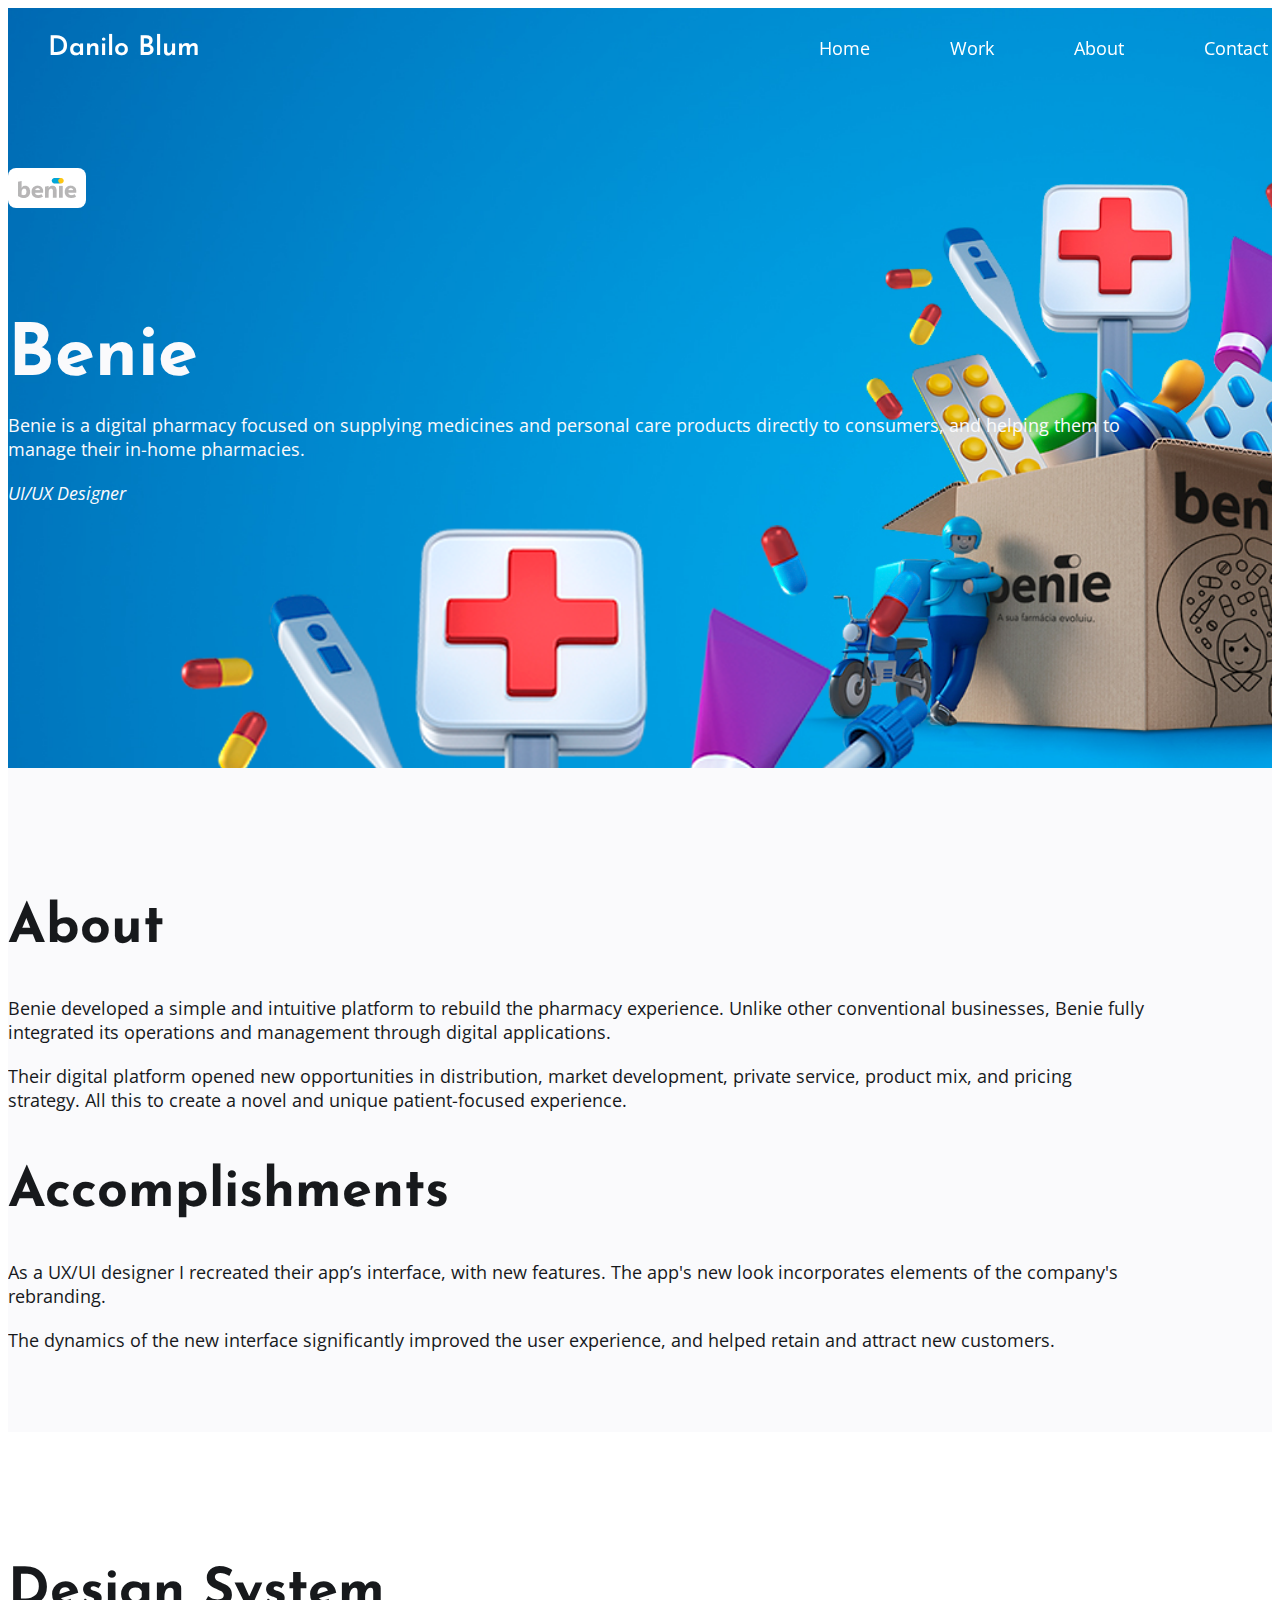
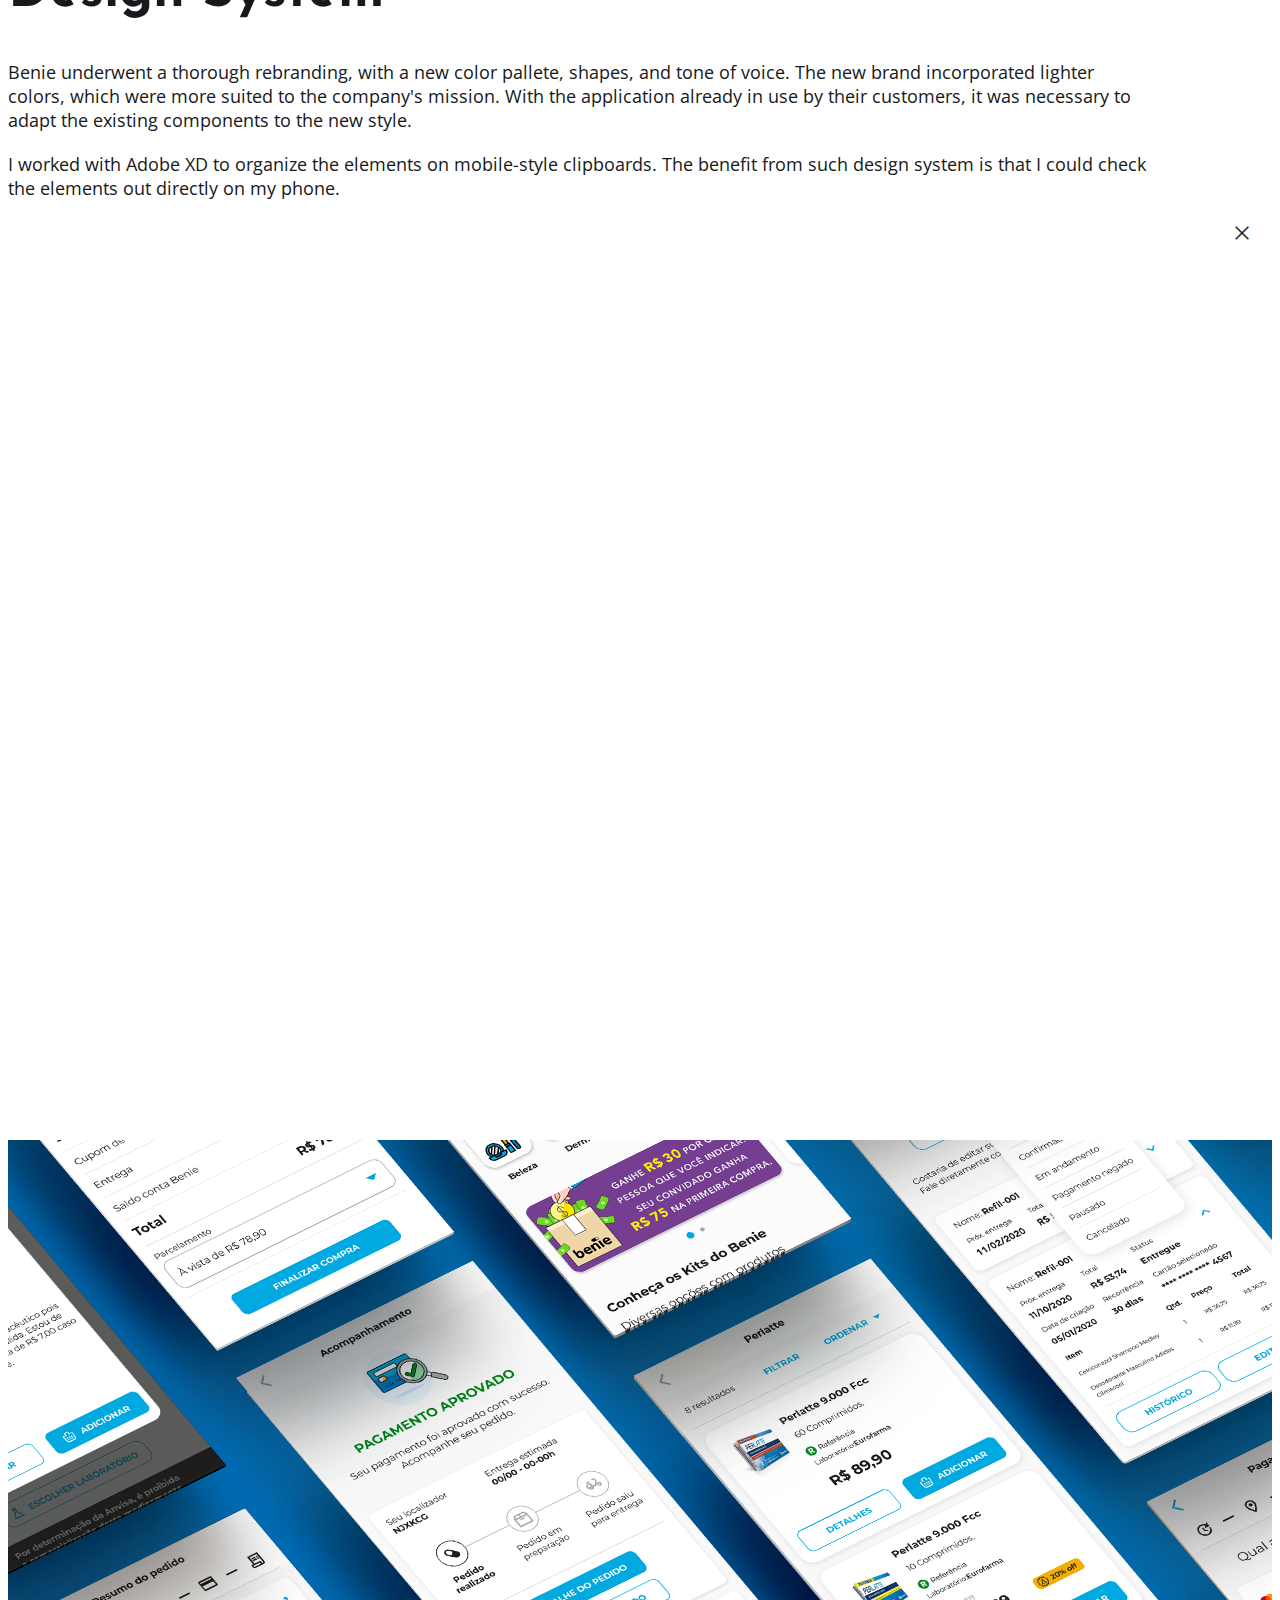
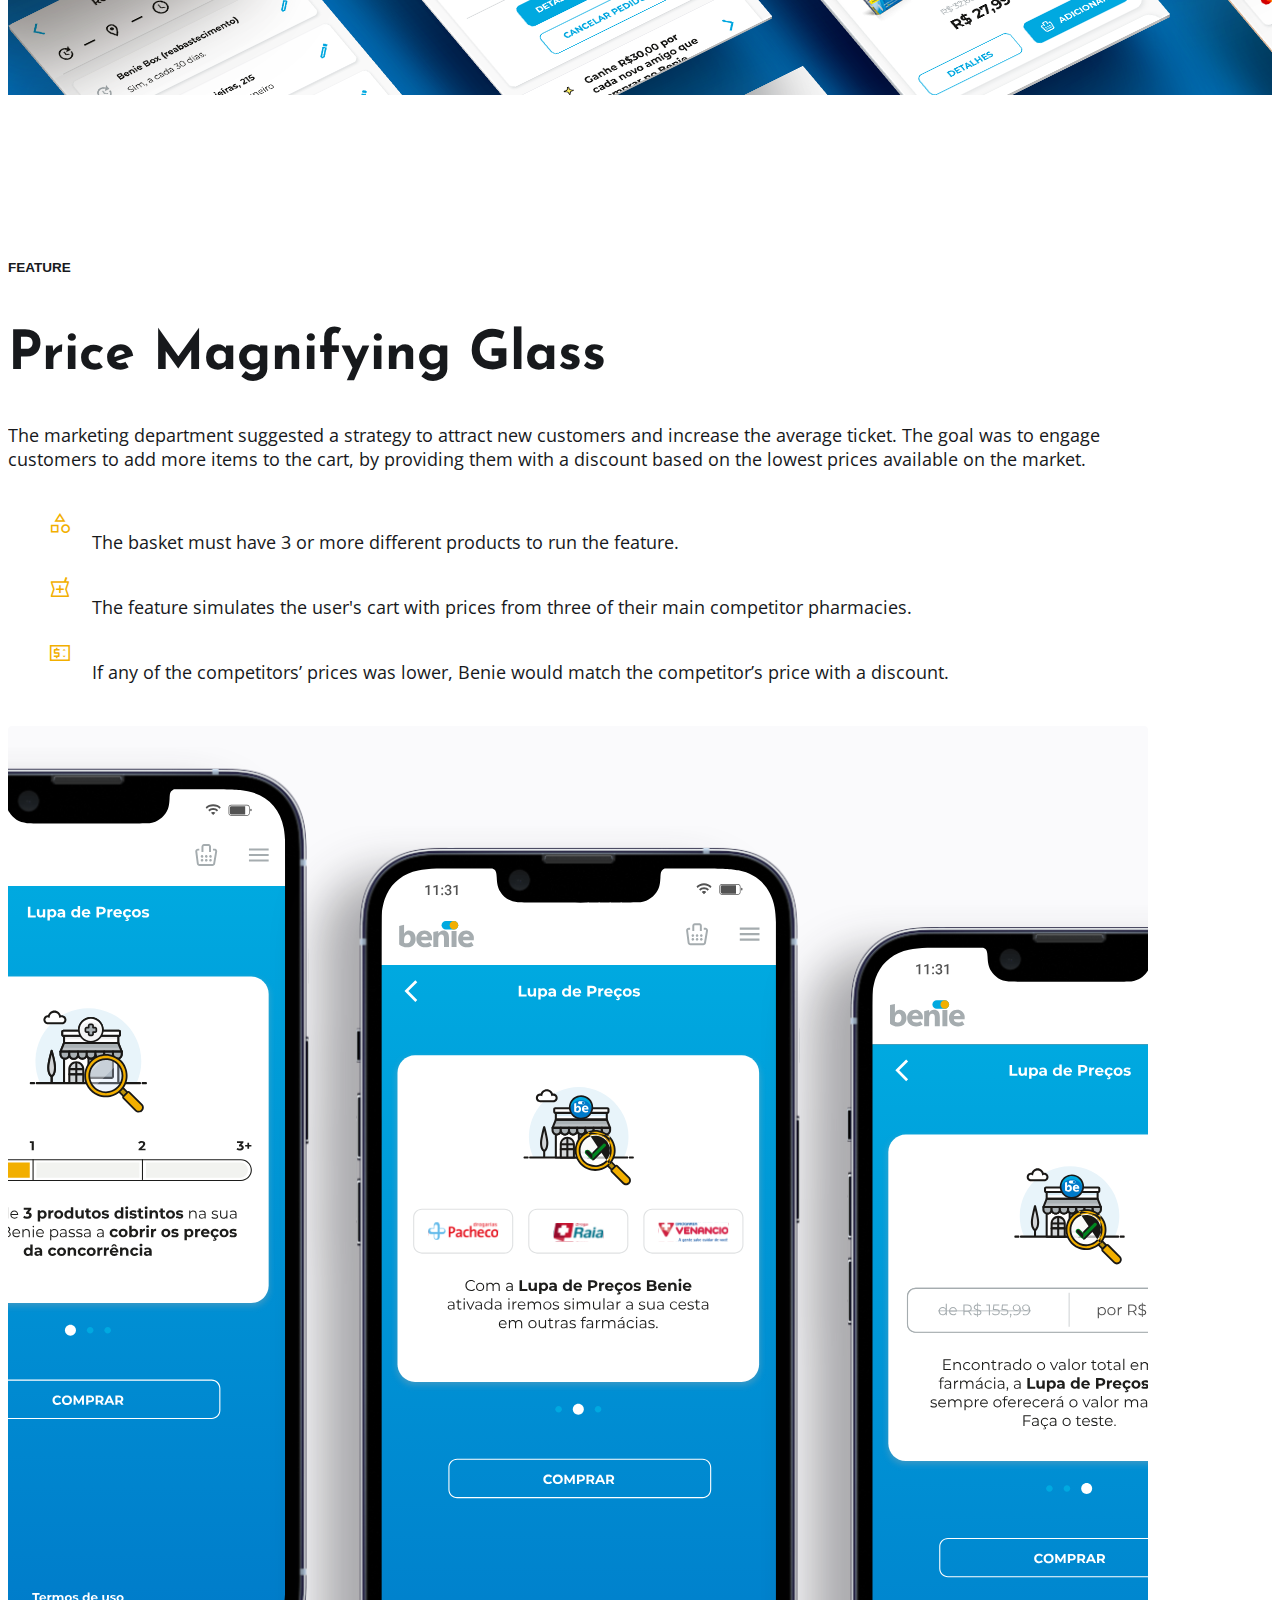
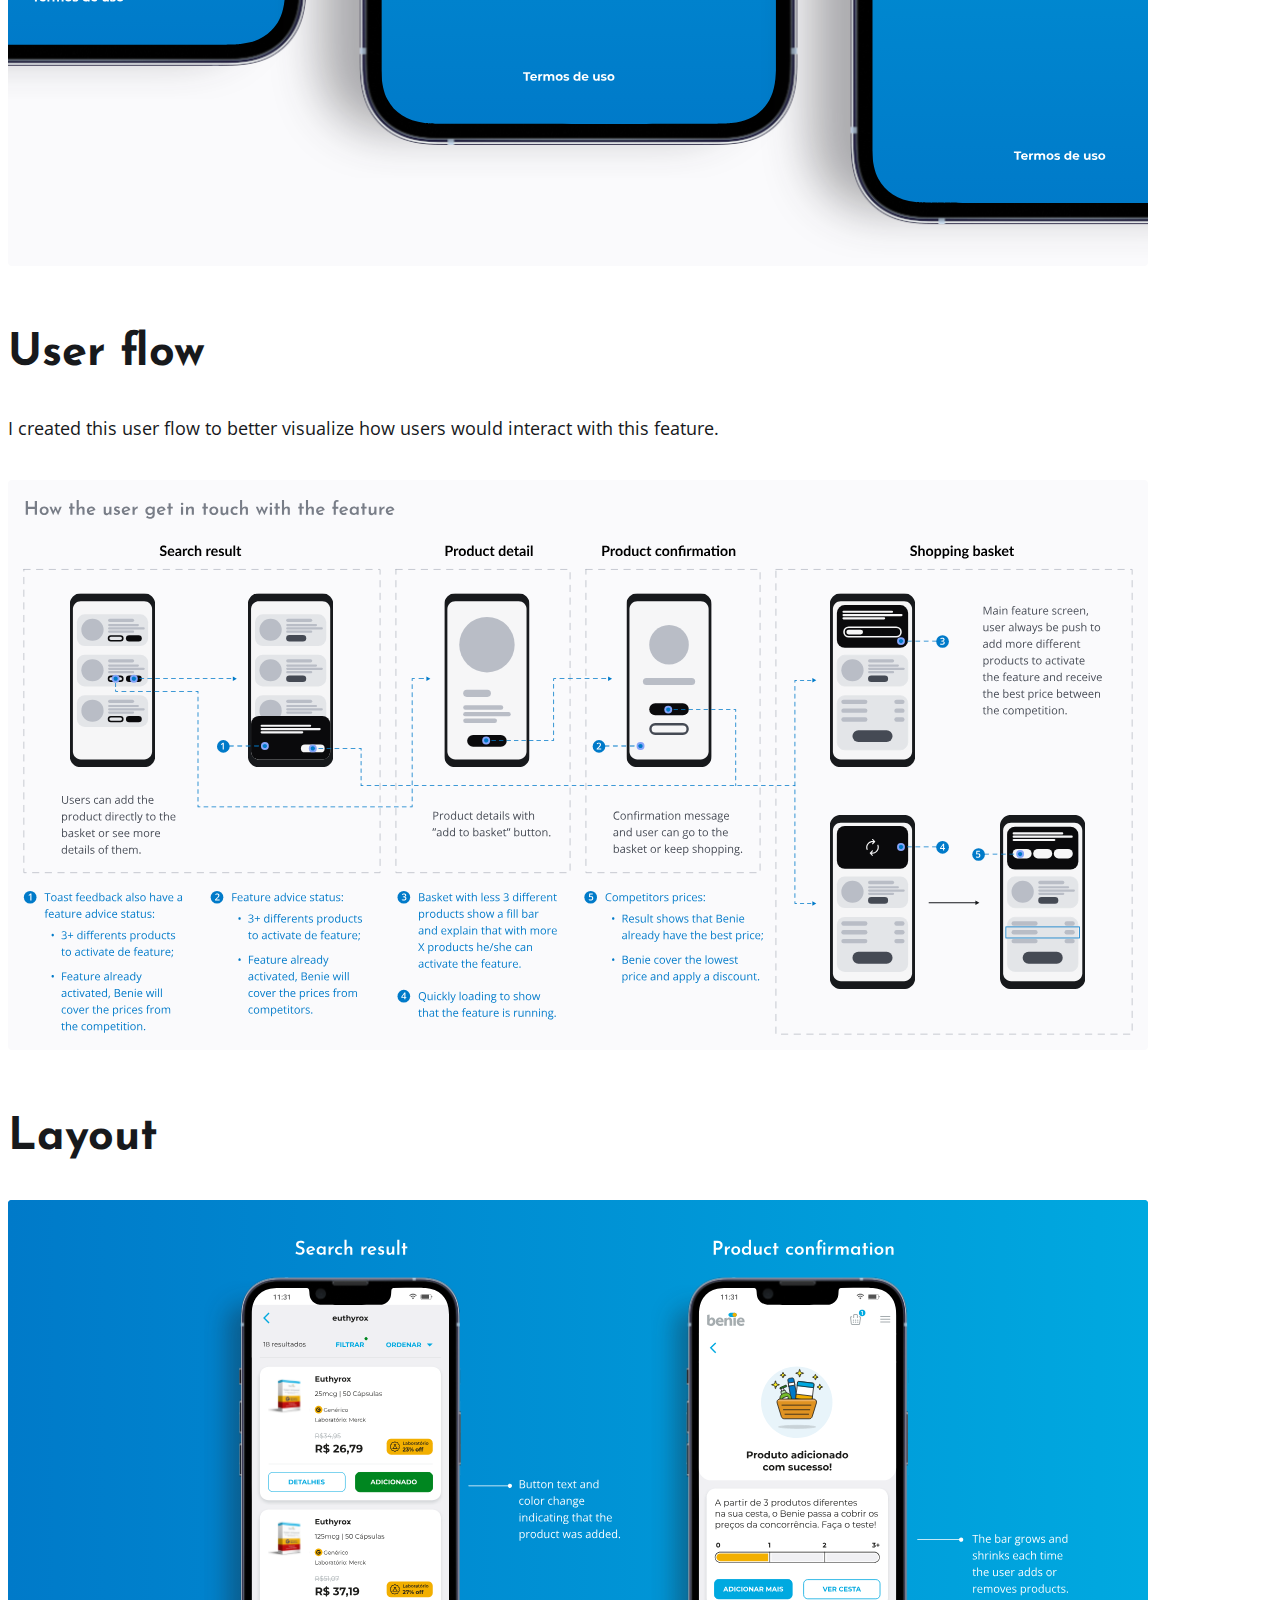
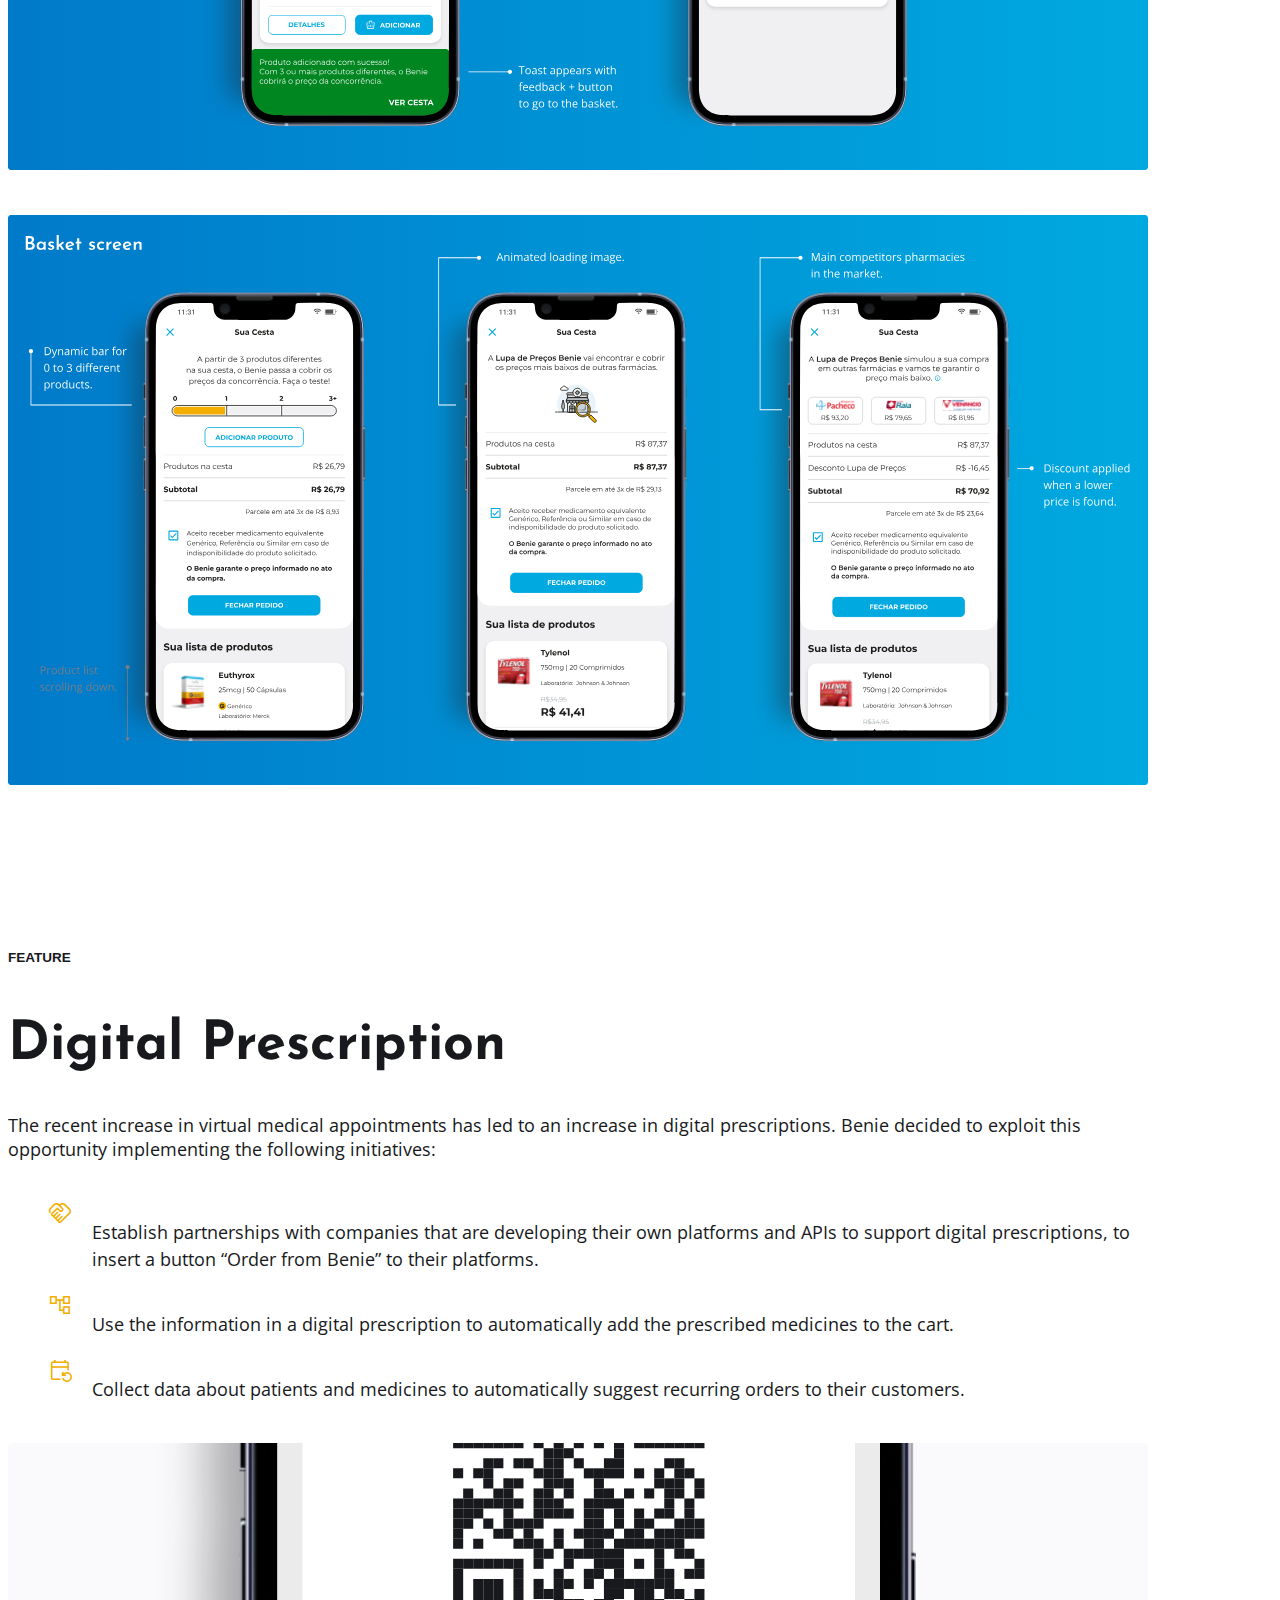
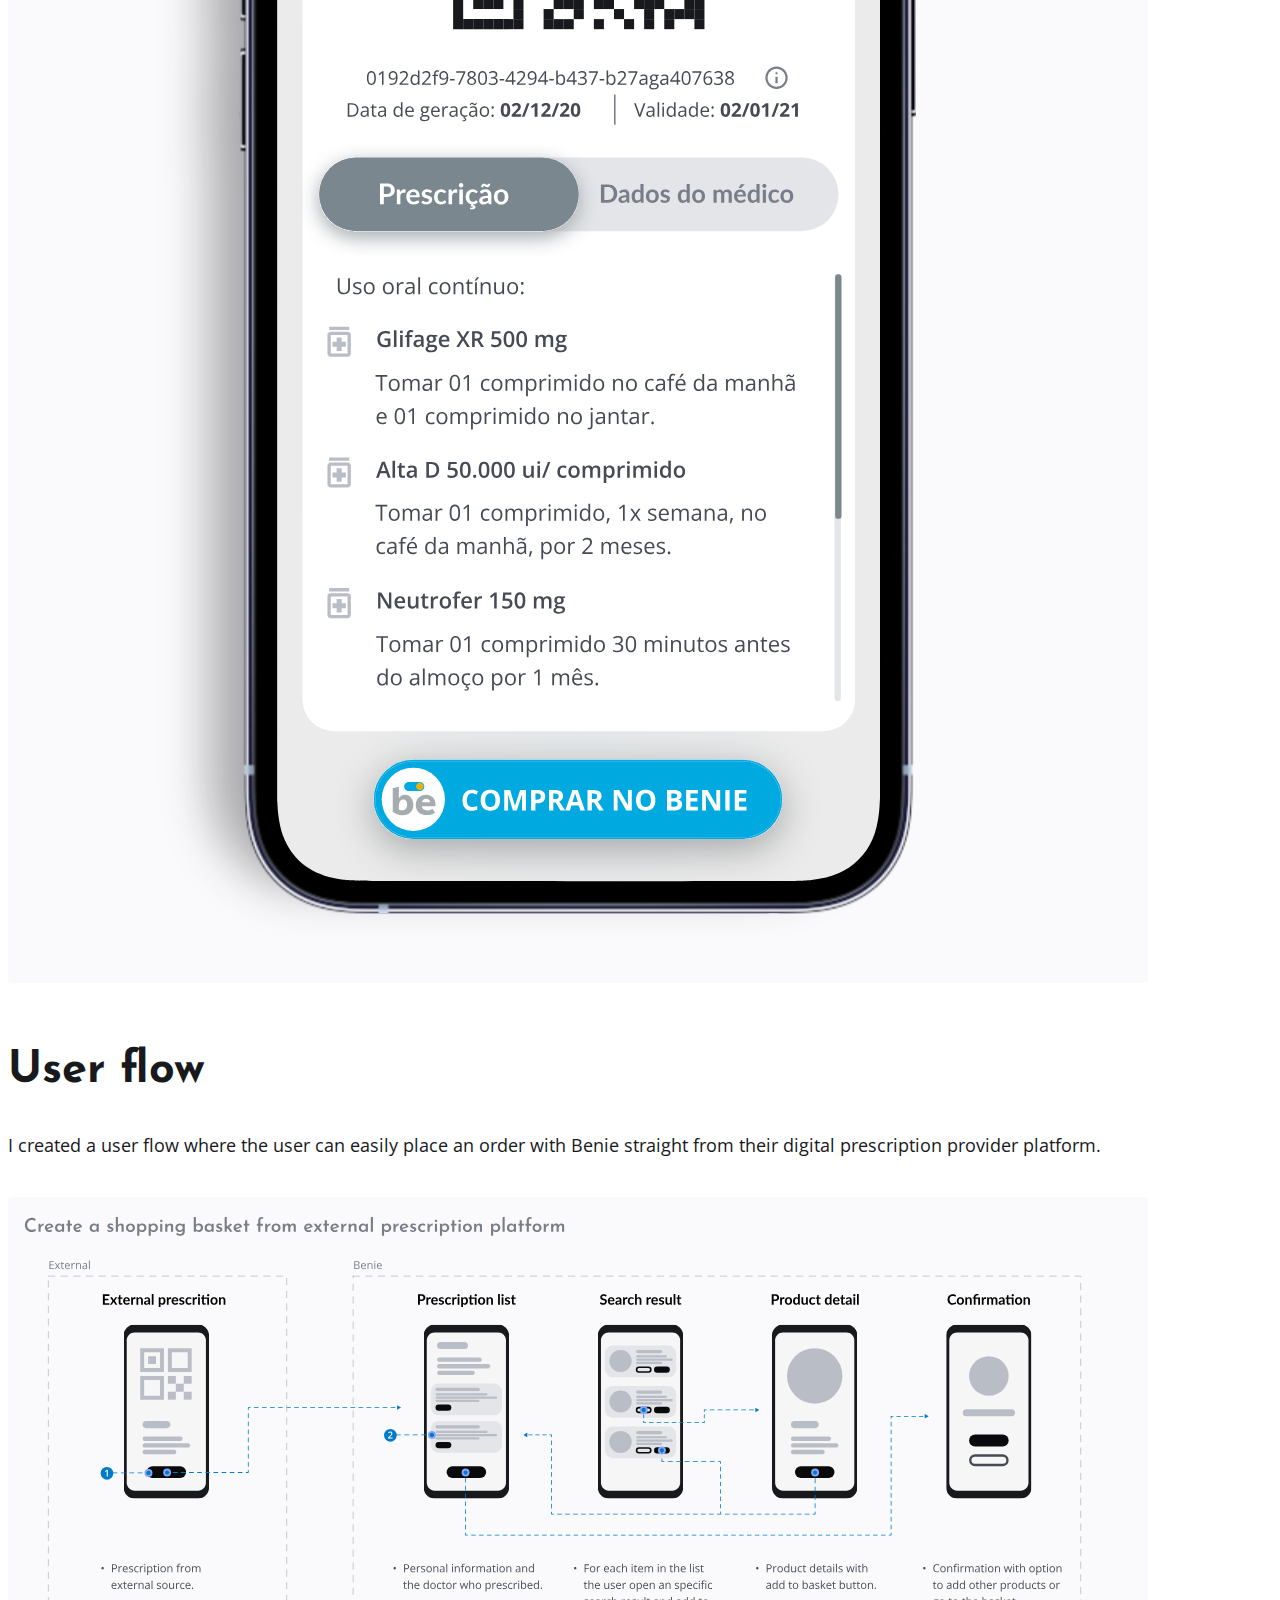
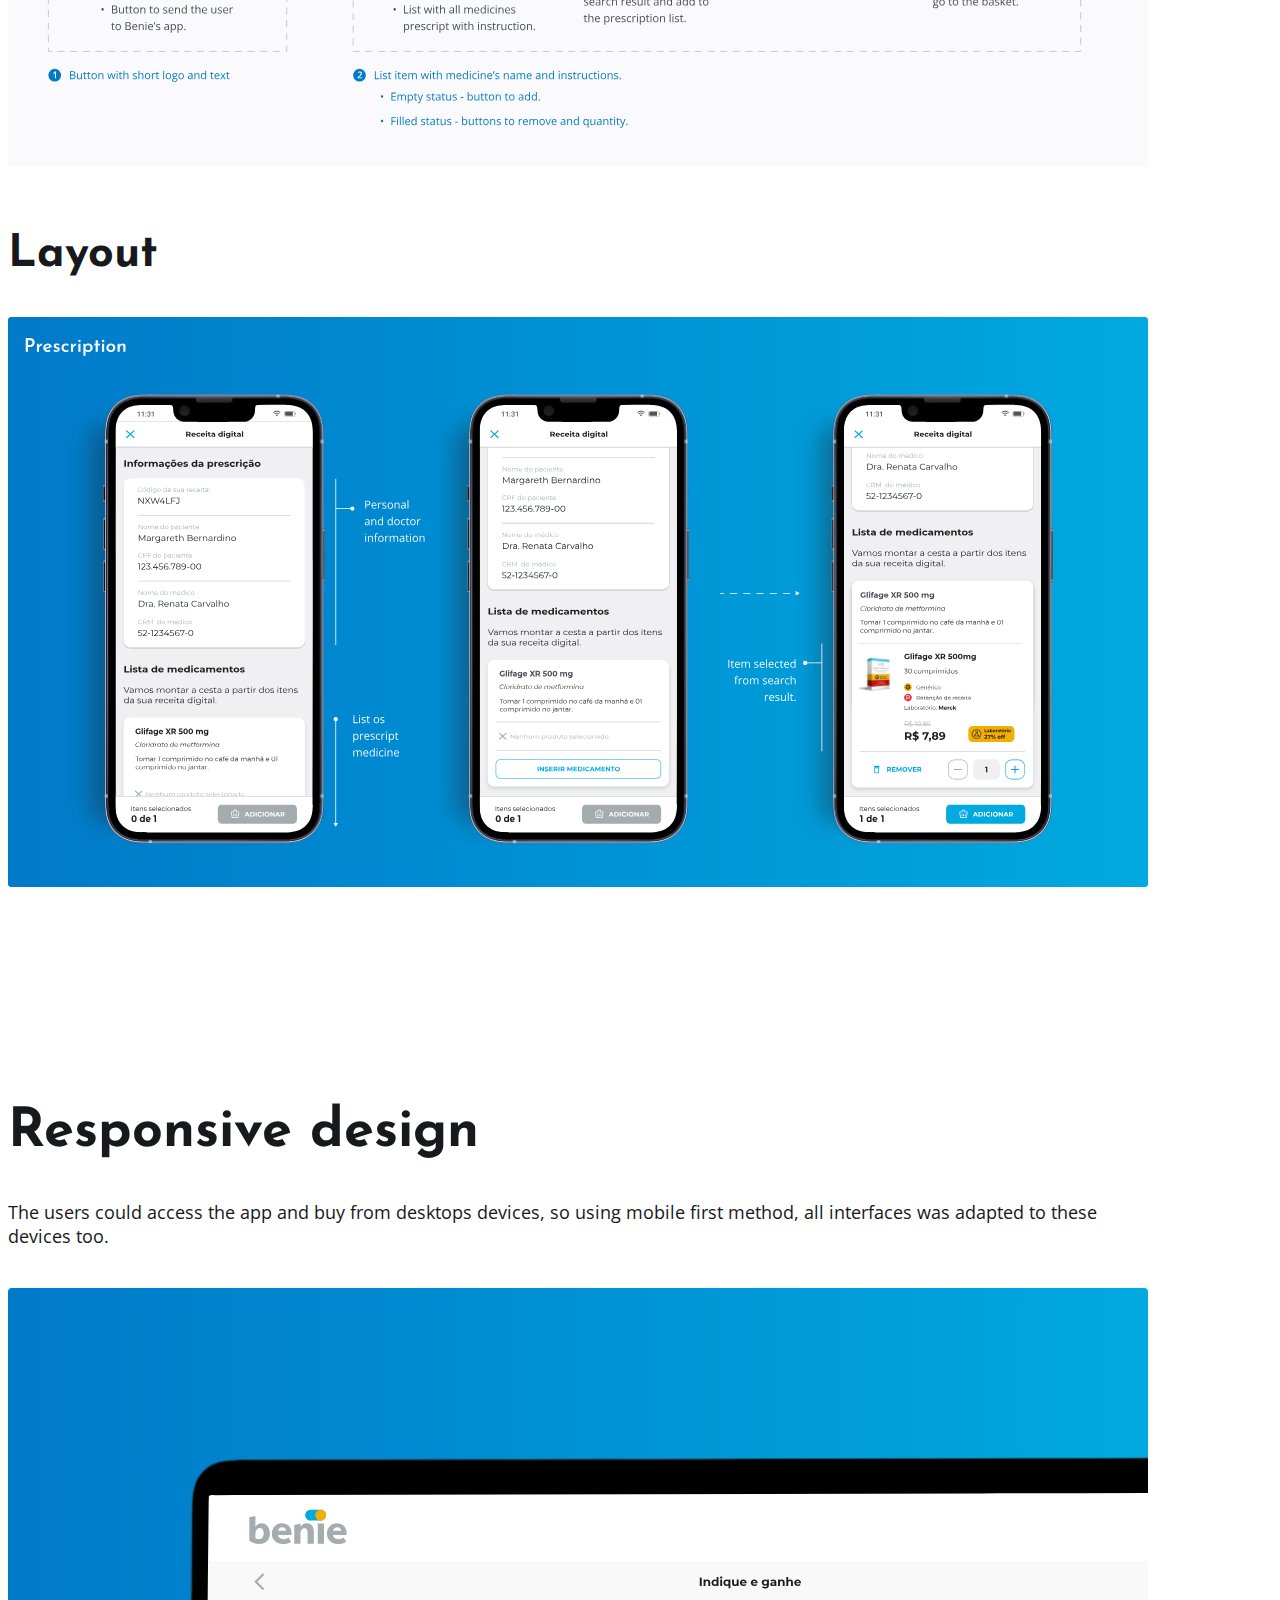
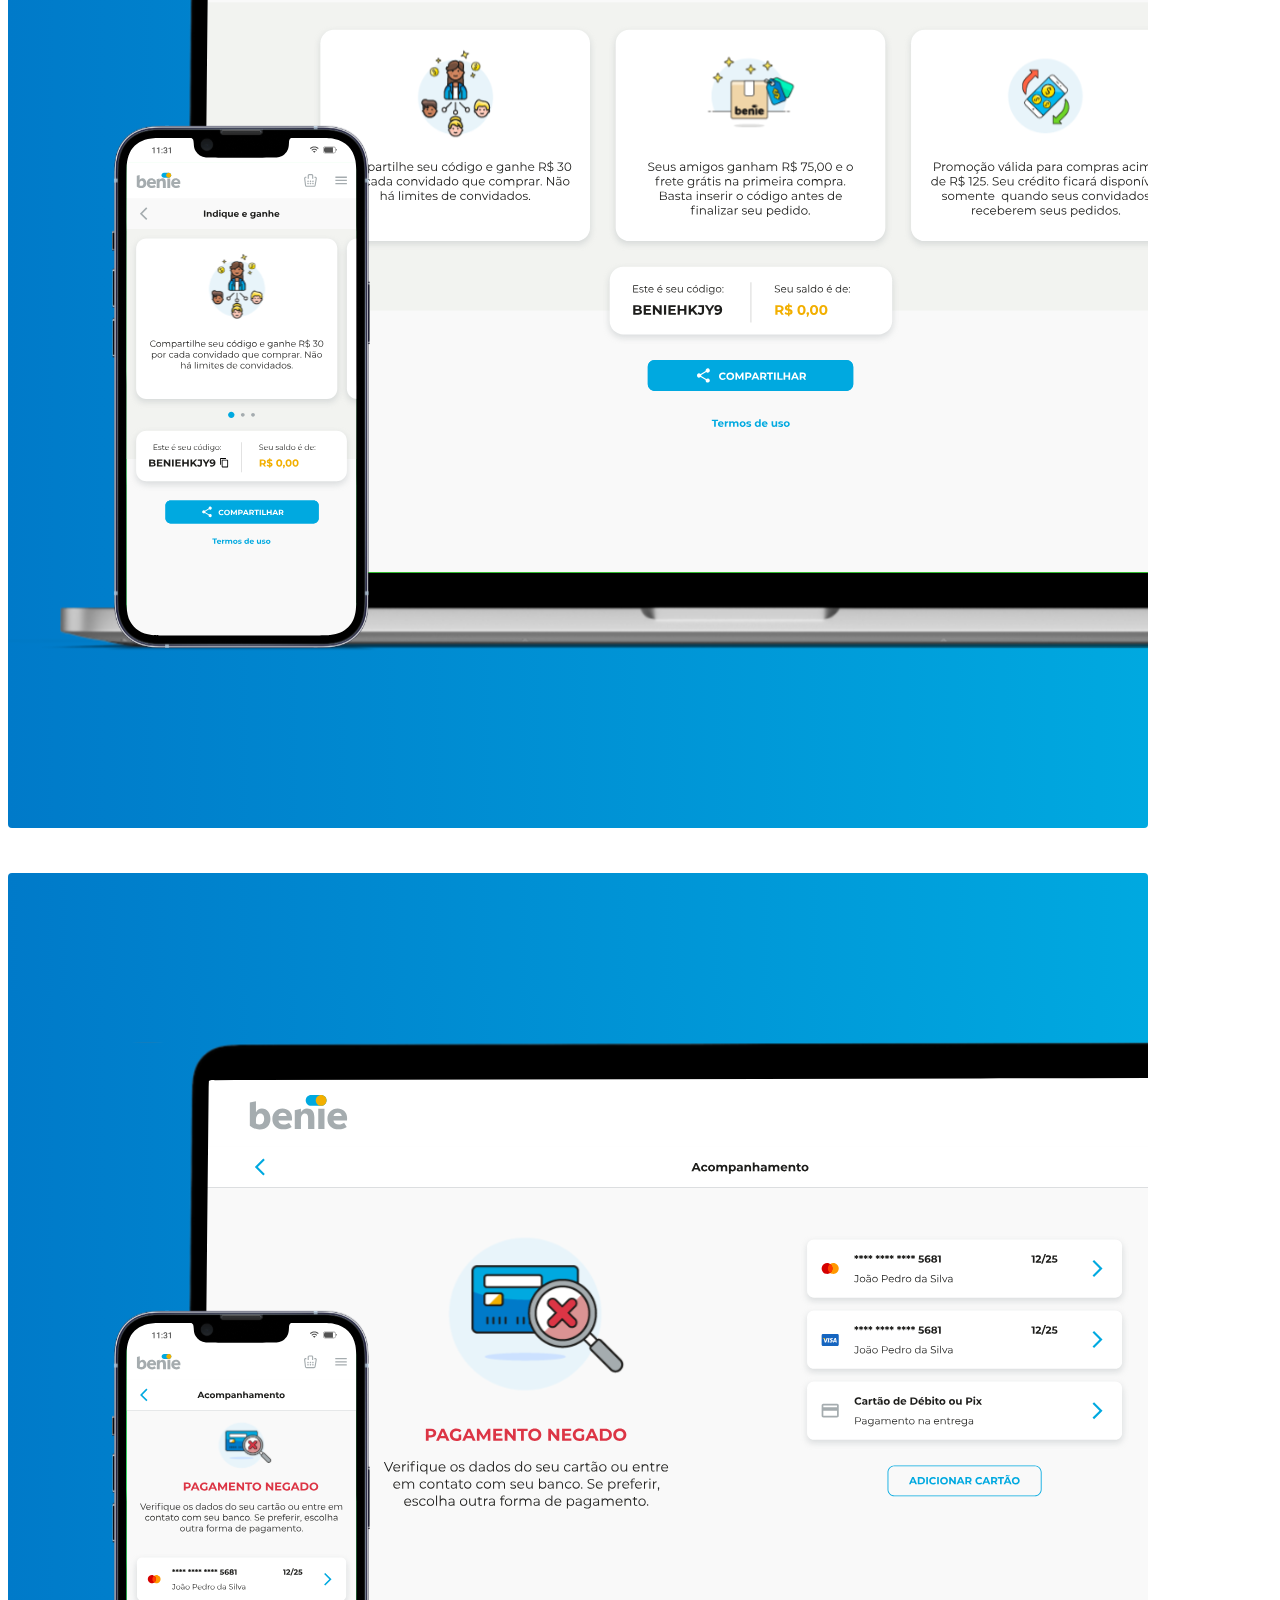
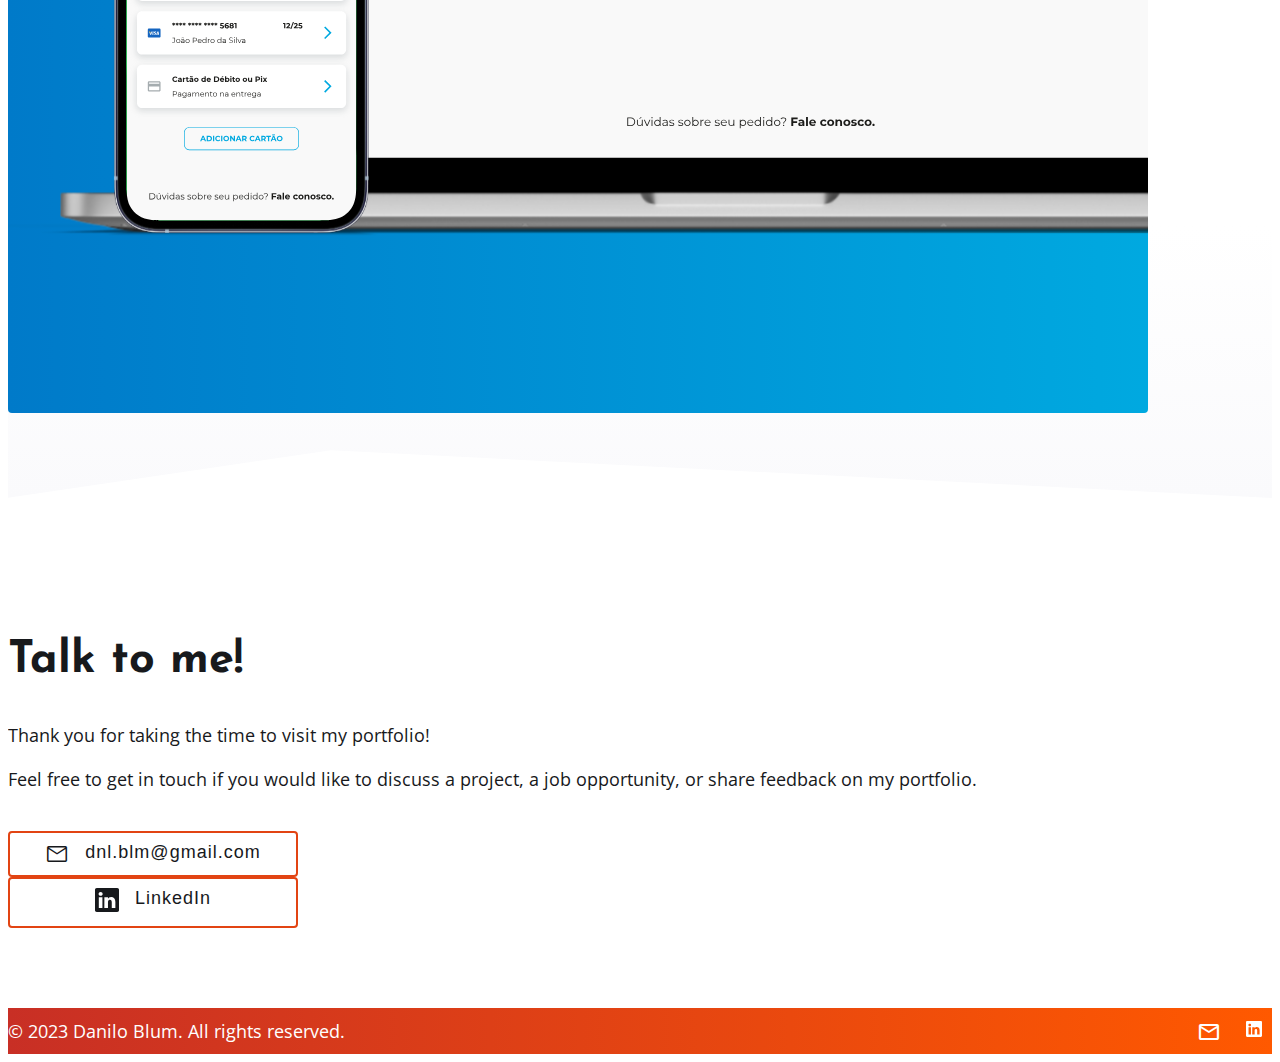
<file: works/benie.html>
<!DOCTYPE html>
<html lang="en">
	<head>
		<meta charset="UTF-8" />
		<meta http-equiv="X-UA-Compatible" content="IE=edge" />
		<meta name="viewport" content="width=device-width, initial-scale=1.0" />
		<title>Danilo Blum Portfolio - Benie</title>

		<!-- Bootstrap CSS only -->
		<link href="https://cdn.jsdelivr.net/npm/bootstrap@5.2.3/dist/css/bootstrap.min.css" rel="stylesheet" integrity="sha384-rbsA2VBKQhggwzxH7pPCaAqO46MgnOM80zW1RWuH61DGLwZJEdK2Kadq2F9CUG65" crossorigin="anonymous" />

		<!-- Material Symbols -->
		<link rel="stylesheet" href="https://fonts.googleapis.com/css2?family=Material+Symbols+Outlined:opsz,wght,FILL,GRAD@20..48,100..700,0..1,-50..200" />

		<!-- Custon CSS -->
		<link rel="stylesheet" href="../css/style.css" />
		<link rel="stylesheet" href="../css/font.css" />
		<link rel="stylesheet" href="../css/color.css" />
		<link rel="stylesheet" href="../css/header.css" />
		<link rel="stylesheet" href="../css/footer.css" />
		<link rel="stylesheet" href="../css/buttons.css" />
		<link rel="stylesheet" href="../css/contact.css" />
		<link rel="stylesheet" href="../css/work/title.css" />
		<link rel="stylesheet" href="../css/work/info.css" />
		<link rel="stylesheet" href="../css/work/image-example.css" />
		<link rel="stylesheet" href="../css/work/one-column.css" />
		<link rel="stylesheet" href="../css/work/two-columns.css" />

		<!-- Google Tag Manager -->
		<script>
			(function (w, d, s, l, i) {
				w[l] = w[l] || [];
				w[l].push({ 'gtm.start': new Date().getTime(), event: 'gtm.js' });
				var f = d.getElementsByTagName(s)[0],
					j = d.createElement(s),
					dl = l != 'dataLayer' ? '&l=' + l : '';
				j.async = true;
				j.src = 'https://www.googletagmanager.com/gtm.js?id=' + i + dl;
				f.parentNode.insertBefore(j, f);
			})(window, document, 'script', 'dataLayer', 'GTM-KLD678F');
		</script>
		<!-- End Google Tag Manager -->

		<!-- Hotjar Tracking Code for https://daniloblum.com/ -->
		<script>
			(function (h, o, t, j, a, r) {
				h.hj =
					h.hj ||
					function () {
						(h.hj.q = h.hj.q || []).push(arguments);
					};
				h._hjSettings = { hjid: 3481080, hjsv: 6 };
				a = o.getElementsByTagName('head')[0];
				r = o.createElement('script');
				r.async = 1;
				r.src = t + h._hjSettings.hjid + j + h._hjSettings.hjsv;
				a.appendChild(r);
			})(window, document, 'https://static.hotjar.com/c/hotjar-', '.js?sv=');
		</script>
	</head>
	<body>
		<header class="header">
			<nav class="navbar">
				<div class="navbar__brand">
					<a class="brand__link" href="../index.html">Danilo Blum</a>
				</div>
				<div class="navbar__nav">
					<button id="menuToggle" class="nav__mobile-toggler" type="button" data-bs-toggle="collapse" data-bs-target="#navbarSupportedContent" aria-controls="navbarSupportedContent" aria-expanded="false" aria-label="Toggle navigation">
						<span class="material-symbols-outlined">menu</span>
					</button>
					<ul class="nav__list">
						<li class="nav__item">
							<a class="nav__link" href="../index.html">Home</a>
						</li>
						<li class="nav__item dropdown">
							<a class="nav__link dropdown__toggle" href="../index.html#works">Work</a>
							<ul class="dropdown__menu">
								<li><a class="dropdown__item active" aria-current="page" href="benie.html">Benie</a></li>
								<li><a class="dropdown__item" href="dialog.html">Dialog</a></li>
								<li><a class="dropdown__item" href="now.html">NOW</a></li>
							</ul>
						</li>
						<li class="nav__item">
							<a class="nav__link" href="../index.html#about">About</a>
						</li>
						<li class="nav__item">
							<a class="nav__link" href="../index.html#contact">Contact</a>
						</li>
					</ul>
				</div>
			</nav>
		</header>
		<main>
			<section id="title" class="title--bg-benie">
				<div class="container">
					<div class="row align-items-center justify-content-center justify-content-lg-start">
						<div class="col-11 col-md-7 col-lg-6 col-xl-5 text-light">
							<img class="title__brand" src="../images/work/benie/logo.jpg" alt="" sizes="" srcset="" />
							<h1 class="title__name">Benie</h1>
							<p class="title__description">Benie is a digital pharmacy focused on supplying medicines and personal care products directly to consumers, and helping them to manage their in-home pharmacies.</p>
							<p><em>UI/UX Designer</em></p>
						</div>
						<div class="col-12 col-md-7 col-lg-6 col-xl-6 text-light d-block d-md-none">
							<img class="img-fluid title__image" src="../images/work/benie/benie-head-mobile.png" alt="" sizes="" srcset="" />
						</div>
					</div>
				</div>
			</section>
			<section id="info" class="section bg-light">
				<div class="container">
					<div class="row justify-content-center justify-content-lg-start">
						<div class="col-11 col-md-10 col-lg-5">
							<h3>About</h3>
							<p>Benie developed a simple and intuitive platform to rebuild the pharmacy experience. Unlike other conventional businesses, Benie fully integrated its operations and management through digital applications.</p>
							<p>Their digital platform opened new opportunities in distribution, market development, private service, product mix, and pricing strategy. All this to create a novel and unique patient-focused experience.</p>
						</div>
						<div class="col-11 col-md-10 col-lg-5 offset-lg-1">
							<h3>Accomplishments</h3>
							<p>As a UX/UI designer I recreated their app’s interface, with new features. The app's new look incorporates elements of the company's rebranding.</p>
							<p>The dynamics of the new interface significantly improved the user experience, and helped retain and attract new customers.</p>
						</div>
					</div>
				</div>
			</section>
			<section id="topic-1" class="section mb-0">
				<div class="container">
					<div class="row justify-content-center justify-content-lg-start">
						<div class="col-11 col-md-6 col-lg-10">
							<h3>Design System</h3>
							<p>Benie underwent a thorough rebranding, with a new color pallete, shapes, and tone of voice. The new brand incorporated lighter colors, which were more suited to the company's mission. With the application already in use by their customers, it was necessary to adapt the existing components to the new style.</p>
							<p>I worked with Adobe XD to organize the elements on mobile-style clipboards. The benefit from such design system is that I could check the elements out directly on my phone.</p>
						</div>
						<div class="col-12">
							<img class="img-fluid bg-transparent" src="../images/work/benie/benie-designSystem-1.svg" alt="" />
						</div>
					</div>
				</div>
			</section>
			<section class="section">
				<div class="container-fluid px-0">
					<img class="img-fluid bg-transparent" src="../images/work/benie/benie-aplication.png" alt="" />
				</div>
			</section>
			<section id="topic-2" class="section">
				<div class="container">
					<div class="row justify-content-center justify-content-lg-between">
						<div class="col-11 col-md-6 col-lg-4">
							<span class="header__label">Feature</span>
							<h3>Price Magnifying Glass</h3>
							<p>The marketing department suggested a strategy to attract new customers and increase the average ticket. The goal was to engage customers to add more items to the cart, by providing them with a discount based on the lowest prices available on the market.</p>
							<ul class="list-group">
								<li class="list-item">
									<span class="material-symbols-outlined color-benie-yellow">category</span>
									<p>The basket must have 3 or more different products to run the feature.</p>
								</li>
								<li class="list-item">
									<span class="material-symbols-outlined color-benie-yellow">local_pharmacy</span>
									<p>The feature simulates the user's cart with prices from three of their main competitor pharmacies.</p>
								</li>
								<li class="list-item">
									<span class="material-symbols-outlined color-benie-yellow">price_change</span>
									<p>If any of the competitors’ prices was lower, Benie would match the competitor’s price with a discount.</p>
								</li>
							</ul>
						</div>
						<div class="col-12 col-md-6 col-lg-7 offset-md-1">
							<img class="img-fluid" src="../images/work/benie/benie-feature-1a.svg" alt="" />
						</div>
					</div>
					<div class="row justify-content-center justify-content-lg-start">
						<div class="col-11 col-md-10 col-lg-10">
							<h4>User flow</h4>
							<p>I created this user flow to better visualize how users would interact with this feature.</p>
						</div>
						<div class="col-12">
							<img class="img-fluid" src="../images/work/benie/benie-feature-1b.svg" alt="" />
						</div>
					</div>
					<div class="row justify-content-center justify-content-lg-start">
						<div class="col-11 col-md-10 col-lg-10">
							<h4 class="">Layout</h4>
							<!-- <p>Lorem ipsum dolor sit amet consectetur adipisicing elit. Provident nobis, eaque eius magnam totam delectus adipisci asperiores harum repellat a facilis inventore tempore, ullam error modi cumque, libero quos deserunt.</p> -->
						</div>
						<div class="col-12">
							<img class="img-fluid bg-benie-gradient" src="../images/work/benie/benie-feature-1c.svg" alt="" />
						</div>
						<div class="col-12">
							<img class="img-fluid bg-benie-gradient" src="../images/work/benie/benie-feature-1d.svg" alt="" />
						</div>
					</div>
				</div>
			</section>
			<section id="topic-3" class="section">
				<div class="container">
					<div class="row justify-content-center justify-content-lg-between">
						<div class="col-11 col-md-6 col-lg-4">
							<span class="header__label">Feature</span>
							<h3>Digital Prescription</h3>
							<p>The recent increase in virtual medical appointments has led to an increase in digital prescriptions. Benie decided to exploit this opportunity implementing the following initiatives:</p>
							<ul class="list-group">
								<li class="list-item">
									<span class="material-symbols-outlined color-benie-yellow">handshake</span>
									<p>Establish partnerships with companies that are developing their own platforms and APIs to support digital prescriptions, to insert a button “Order from Benie” to their platforms.</p>
								</li>
								<li class="list-item">
									<span class="material-symbols-outlined color-benie-yellow">account_tree</span>
									<p>Use the information in a digital prescription to automatically add the prescribed medicines to the cart.</p>
								</li>
								<li class="list-item">
									<span class="material-symbols-outlined color-benie-yellow">event_repeat</span>
									<p>Collect data about patients and medicines to automatically suggest recurring orders to their customers.</p>
								</li>
							</ul>
						</div>
						<div class="col-12 col-md-6 col-lg-7 offset-md-1">
							<img class="img-fluid" src="../images/work/benie/benie-feature-2a.svg" alt="" />
						</div>
					</div>
					<div class="row justify-content-center justify-content-lg-start">
						<div class="col-11 col-md-10 col-lg-10">
							<h4>User flow</h4>
							<p>I created a user flow where the user can easily place an order with Benie straight from their digital prescription provider platform.</p>
						</div>
						<div class="col-12">
							<img class="img-fluid" src="../images/work/benie/benie-feature-2b.svg" alt="" />
						</div>
					</div>
					<div class="row justify-content-center justify-content-lg-start">
						<div class="col-11 col-md-10 col-lg-8">
							<h4 class="">Layout</h4>
							<!-- <p>Lorem ipsum dolor sit amet consectetur adipisicing elit. Provident nobis, eaque eius magnam totam delectus adipisci asperiores harum repellat a facilis inventore tempore, ullam error modi cumque, libero quos deserunt.</p> -->
						</div>
						<div class="col-12">
							<img class="img-fluid bg-benie-gradient" src="../images/work/benie/benie-feature-2c.svg" alt="" />
						</div>
					</div>
				</div>
			</section>
			<section id="topic-4" class="section section-contact__bg">
				<div class="container justify-content-center justify-content-lg-start">
					<div class="row justify-content-center justify-content-lg-start mb-5">
						<div class="col-11 col-md-10 col-lg-10">
							<h3>Responsive design</h3>
							<p>The users could access the app and buy from desktops devices, so using mobile first method, all interfaces was adapted to these devices too.</p>
						</div>
						<div class="col-12 col-md-6">
							<img class="img-fluid" src="../images/work/benie/benie-responsiveDesign-1a.svg" alt="" />
						</div>
						<div class="col-12 col-md-6">
							<img class="img-fluid" src="../images/work/benie/benie-responsiveDesign-1b.svg" alt="" />
						</div>
					</div>
					<!-- </div> -->
				</div>
				<div class="shape-divider-about-bottom">
					<svg data-name="Layer 1" xmlns="http://www.w3.org/2000/svg" viewBox="0 0 1200 120" preserveAspectRatio="none">
						<path d="M1200 0L0 0 892.25 114.72 1200 0z" class="shape-fill"></path>
					</svg>
				</div>
			</section>
			<!-- <section id="step-3" class="section"></section> -->
			<section id="contact" class="section section-contact">
				<div class="section-contact__content">
					<div class="container">
						<div class="row justify-content-center justify-content-md-between align-items-center">
							<div class="col-11 col-md-10 col-lg-10">
								<h4>Talk to me!</h4>
							</div>
							<div class="col-11 col-md-6 col-lg-6 mb-lg-0">
								<p>Thank you for taking the time to visit my portfolio!</p>
								<p>Feel free to get in touch if you would like to discuss a project, a job opportunity, or share feedback on my portfolio.</p>
							</div>
							<div class="col-11 col-md-4 col-lg-5">
								<a href="mailto:dnl.blm@gmail.com" class="button button-primary__outline mb-4"><span class="material-symbols-outlined">email</span> dnl.blm@gmail.com</a>
								<br />
								<a href="https://www.linkedin.com/in/daniloblum/" class="button button-primary__outline"
									><span class="ic-linkedin">
										<svg xmlns="http://www.w3.org/2000/svg" width="24" height="24" fill="currentColor" class="bi bi-linkedin" viewBox="0 0 16 16">
											<path d="M0 1.146C0 .513.526 0 1.175 0h13.65C15.474 0 16 .513 16 1.146v13.708c0 .633-.526 1.146-1.175 1.146H1.175C.526 16 0 15.487 0 14.854V1.146zm4.943 12.248V6.169H2.542v7.225h2.401zm-1.2-8.212c.837 0 1.358-.554 1.358-1.248-.015-.709-.52-1.248-1.342-1.248-.822 0-1.359.54-1.359 1.248 0 .694.521 1.248 1.327 1.248h.016zm4.908 8.212V9.359c0-.216.016-.432.08-.586.173-.431.568-.878 1.232-.878.869 0 1.216.662 1.216 1.634v3.865h2.401V9.25c0-2.22-1.184-3.252-2.764-3.252-1.274 0-1.845.7-2.165 1.193v.025h-.016a5.54 5.54 0 0 1 .016-.025V6.169h-2.4c.03.678 0 7.225 0 7.225h2.4z" />
										</svg>
									</span>
									LinkedIn
								</a>
								<!-- <form class="row needs-validation" novalidate>
									<div class="col-md-12">
										<div class="form-floating">
											<input type="Name" class="form-control" id="inputName" placeholder="Your full name" required />
											<label for="inputName" class="form-label">Name</label>
											<div class="invalid-feedback">Please insert your name.</div>
										</div>
										<div class="form-floating">
											<input type="email" class="form-control" id="inputEmail" placeholder="name@email.com" required />
											<label for="inputEmail4" class="form-label">Email</label>
											<div class="invalid-feedback">Insert a valid e-mail.</div>
										</div>
										<div class="form-floating">
											<input type="subject" class="form-control" id="inputSubject" placeholder="Your subject" required />
											<label for="inputSubject" class="form-label">Subject</label>
											<div class="invalid-feedback">Select a subject</div>
										</div>
										<div class="form-floating">
											<textarea class="form-control" id="inputMessage" placeholder="Leave a message here" required></textarea>
											<label for="inputMessage">Message</label>
											<div class="invalid-feedback">Forgot to write a message.</div>
										</div>
									</div>
									<div class="col-12">
										<button type="submit" class="btn btn-primary">Sign in</button>
									</div>
								</form> -->
							</div>
						</div>
					</div>
				</div>
			</section>
		</main>
		<footer class="py-3 mt-4 px-3 px-md-5">
			<div class="footer__copyright">
				<span>© 2023 Danilo Blum. All rights reserved.</span>
			</div>

			<div class="footer__links d-none d-md-block">
				<a href="mailto:dnl.blm@gmail.com" class="mr-3"><span class="material-symbols-outlined">email</span></a>
				<a class="" href="https://www.linkedin.com/in/daniloblum/" target="_blank"><img src="../images/linkedin-icon-white.svg" alt="" /></a>
			</div>
		</footer>

		<!-- MENU MOBILE -->
		<div class="menu-mobile">
			<div class="menu-mobile__header">
				<button id="btnCloseMenu"><span class="material-symbols-outlined"> close </span></button>
			</div>
			<ul class="menu-mobile__nav">
				<li><a class="nav__link" href="../index.html">Home</a></li>
				<hr />
				<li>
					<a class="nav__link dropdown" href="../index.html#works">Works</a>
					<ul class="dropdown__menu">
						<li><a class="dropdown__item active" aria-current="page" href="benie.html">Benie</a></li>
						<li><a class="dropdown__item" href="dialog.html">Dialog</a></li>
						<li><a class="dropdown__item" href="now.html">NOW</a></li>
					</ul>
				</li>
				<hr />
				<li><a class="nav__link" href="../index.html#about">About</a></li>
				<hr />
				<li><a class="nav__link" href="../index.html#contact">Contact</a></li>
			</ul>
		</div>

		<!-- JavaScript Bundle with Popper -->
		<script src="https://cdn.jsdelivr.net/npm/bootstrap@5.2.3/dist/js/bootstrap.bundle.min.js" integrity="sha384-kenU1KFdBIe4zVF0s0G1M5b4hcpxyD9F7jL+jjXkk+Q2h455rYXK/7HAuoJl+0I4" crossorigin="anonymous"></script>
		<script src="../js/header.js"></script>

		<!-- Google Tag Manager (noscript) -->
		<noscript><iframe src="https://www.googletagmanager.com/ns.html?id=GTM-KLD678F" height="0" width="0" style="display: none; visibility: hidden"></iframe></noscript>
		<!-- End Google Tag Manager (noscript) -->
	</body>
</html>
</file>
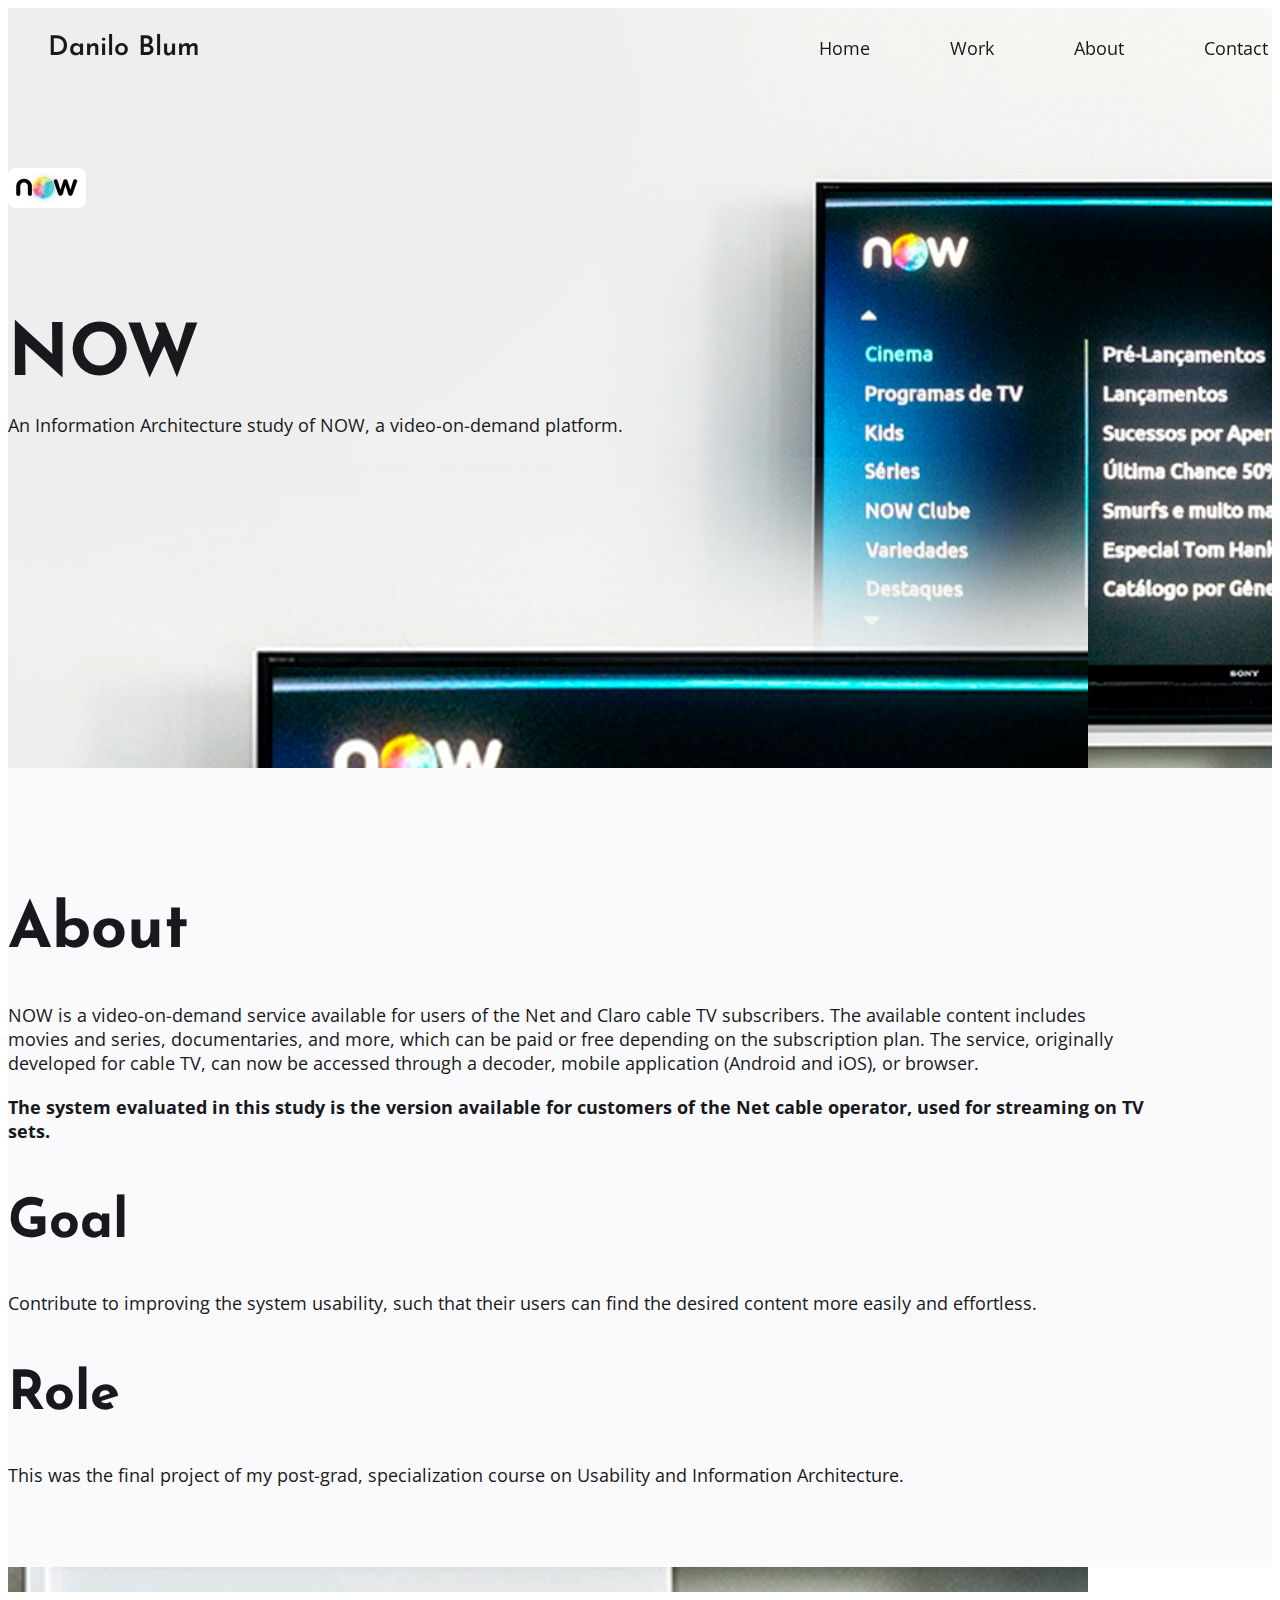
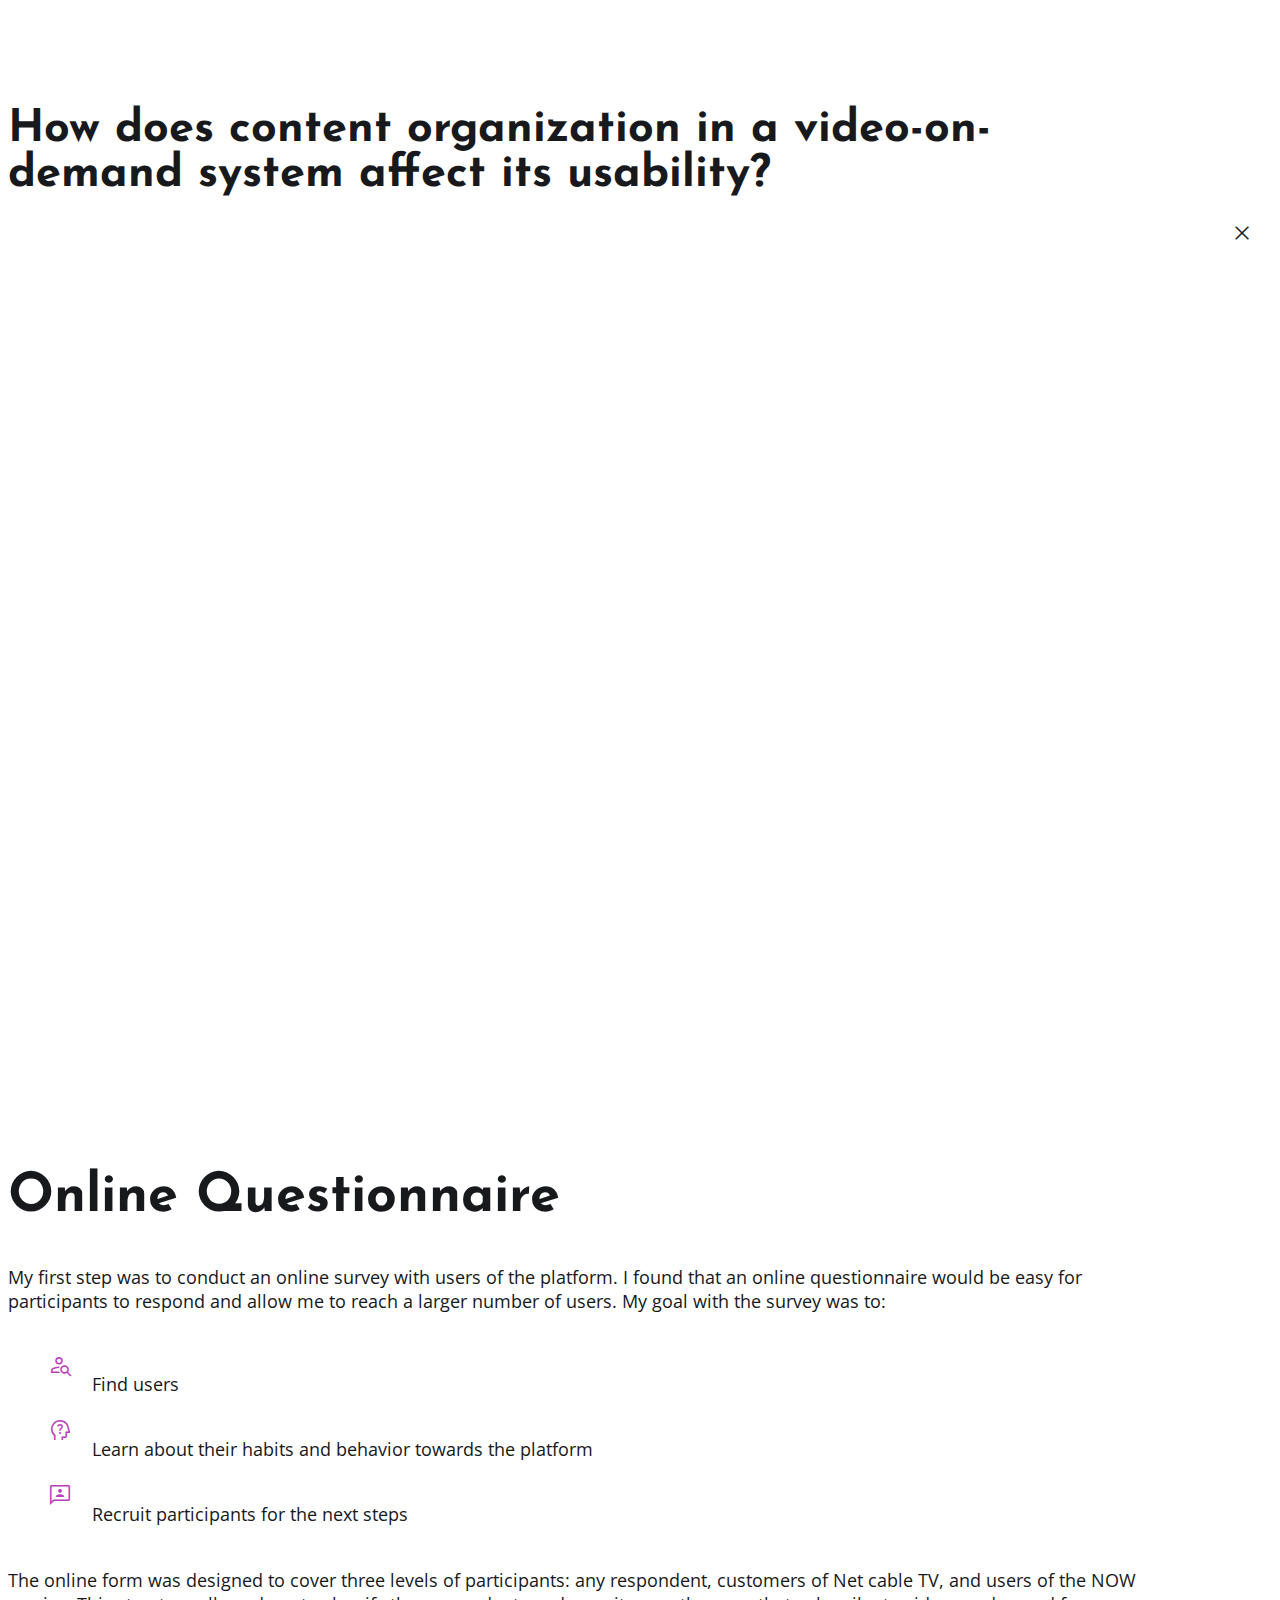
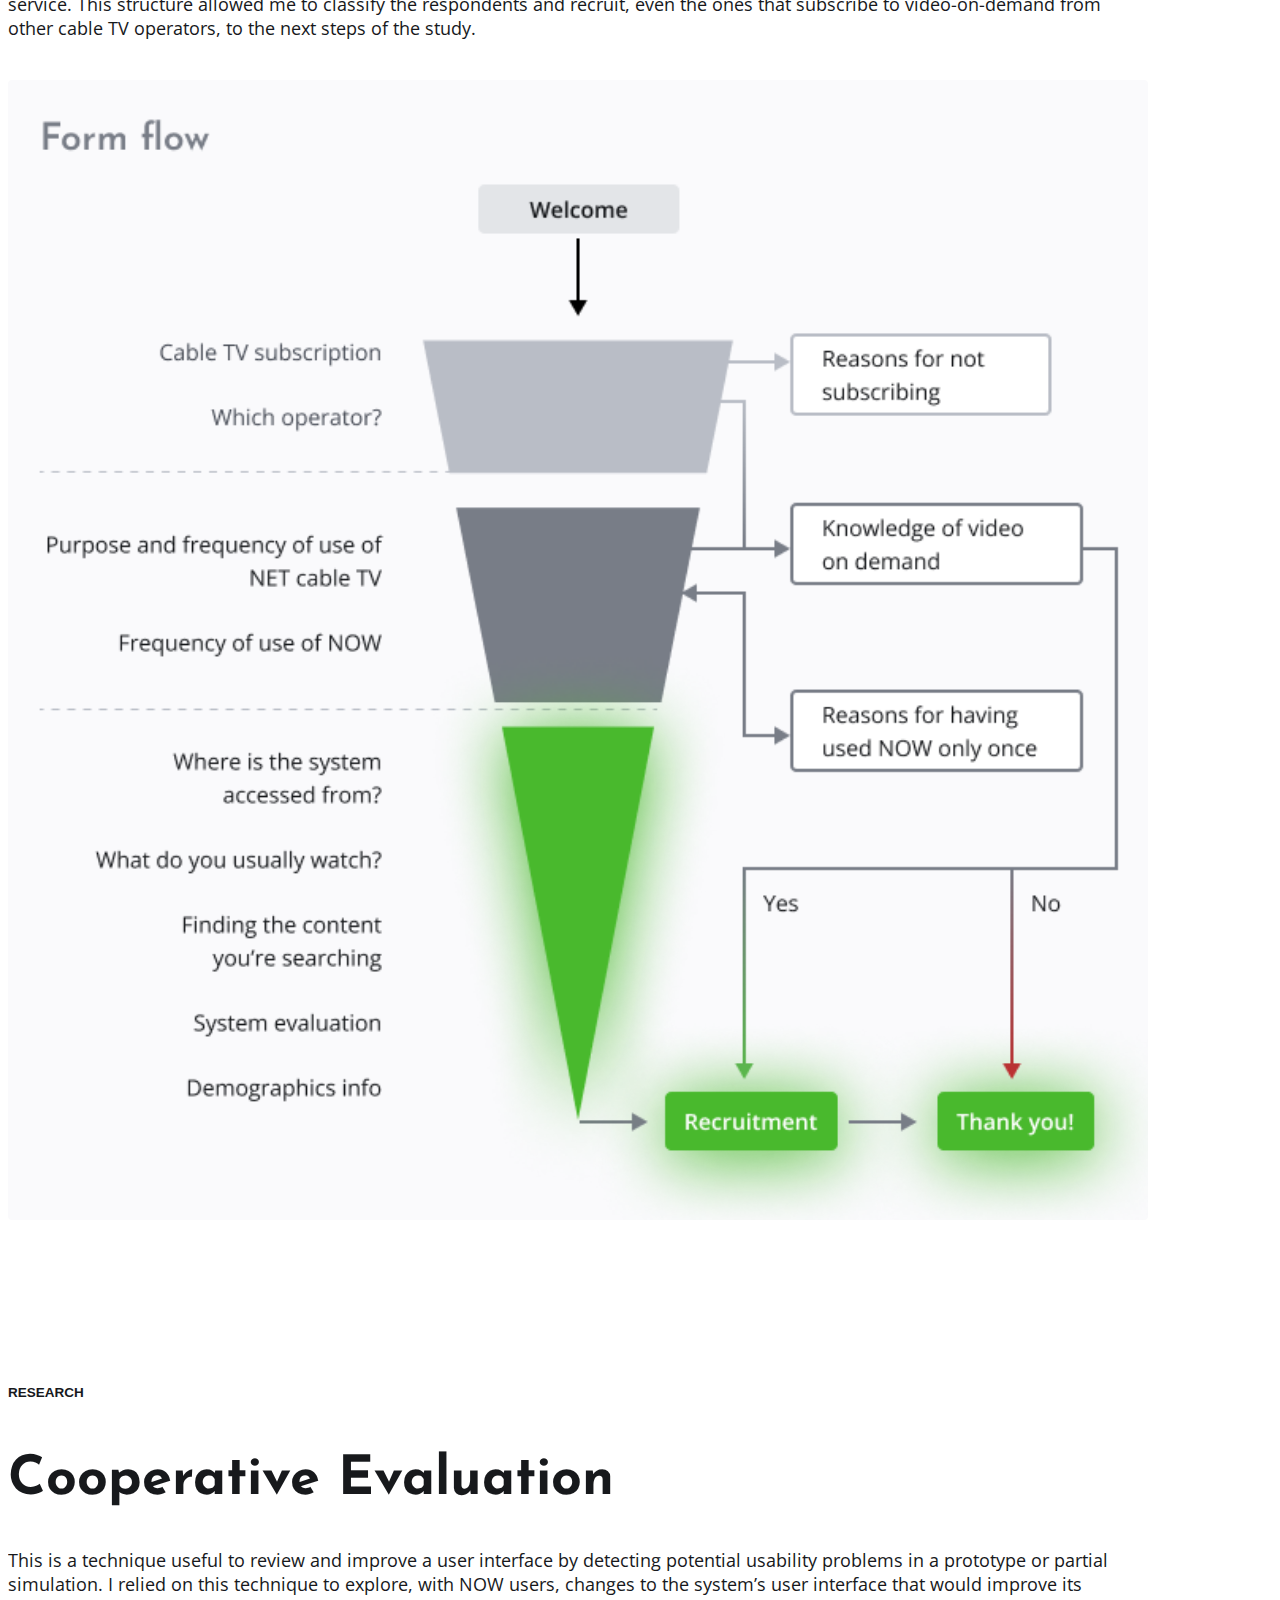
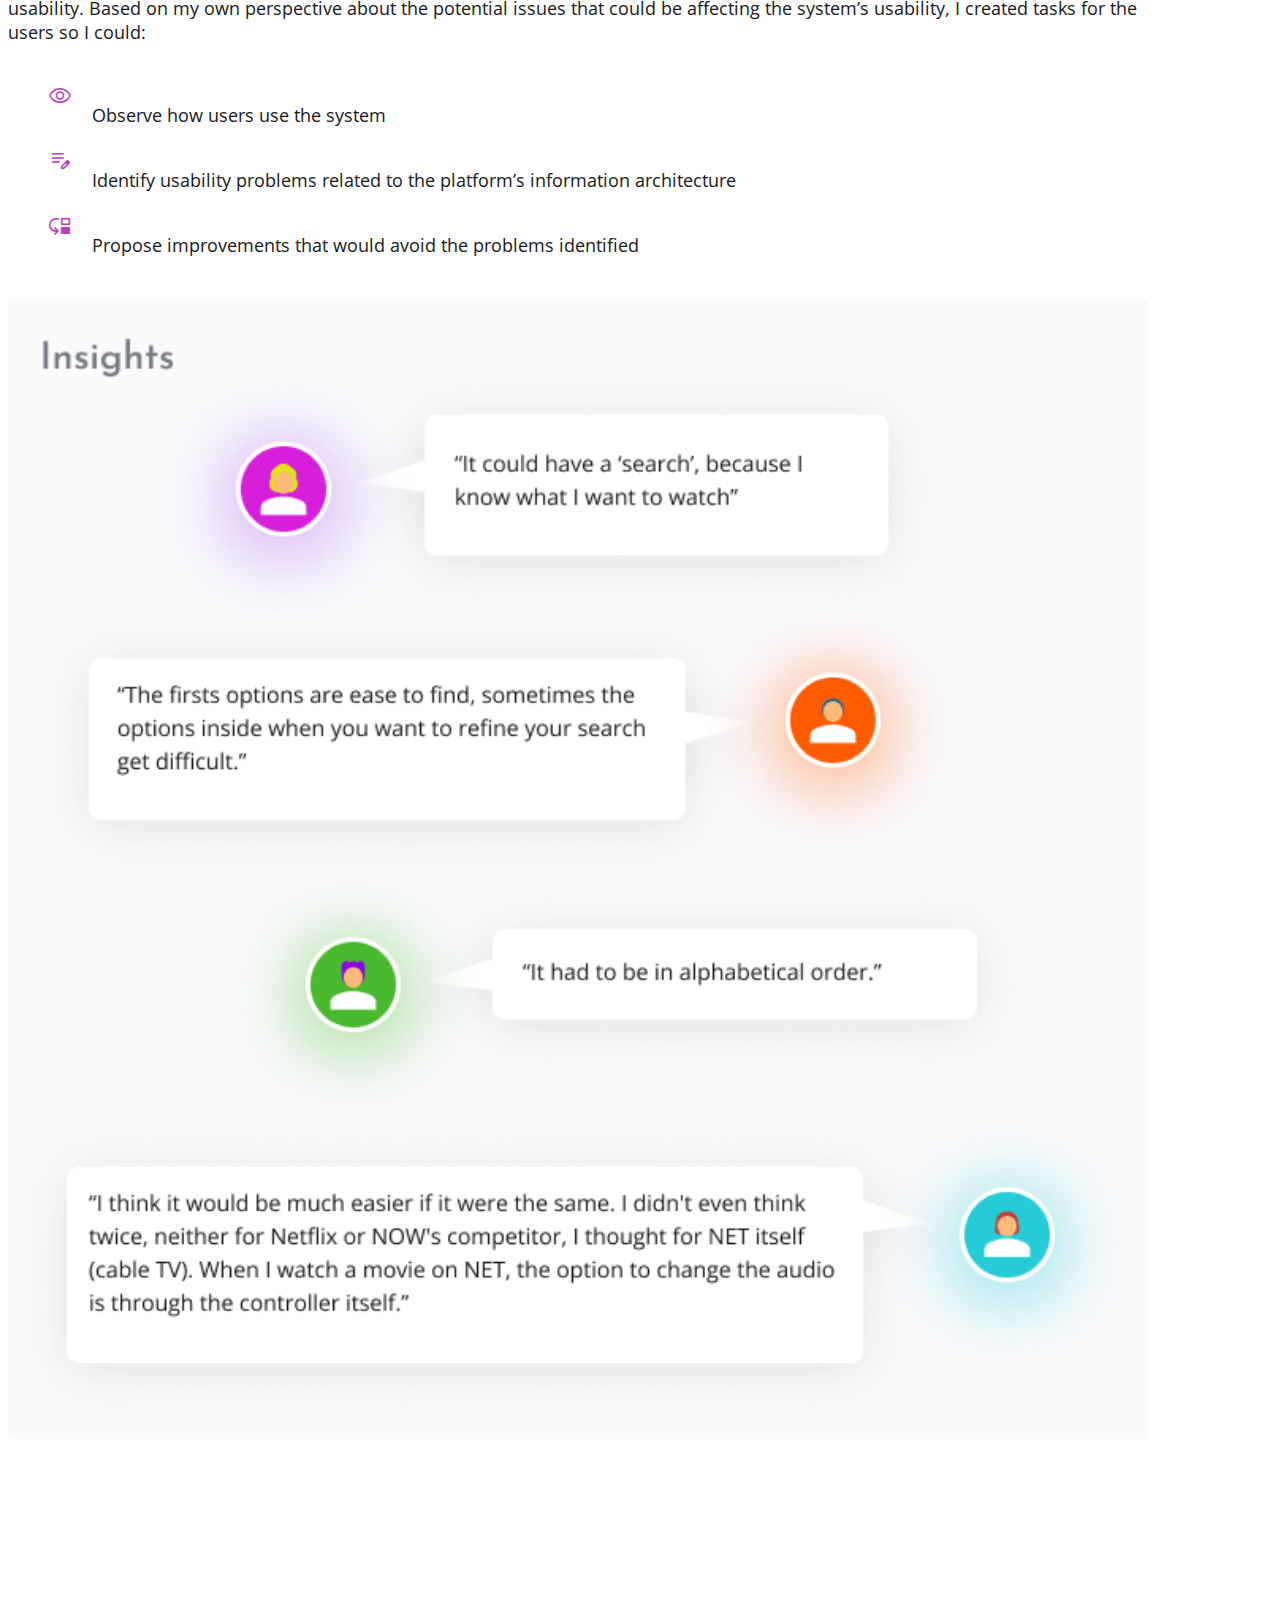
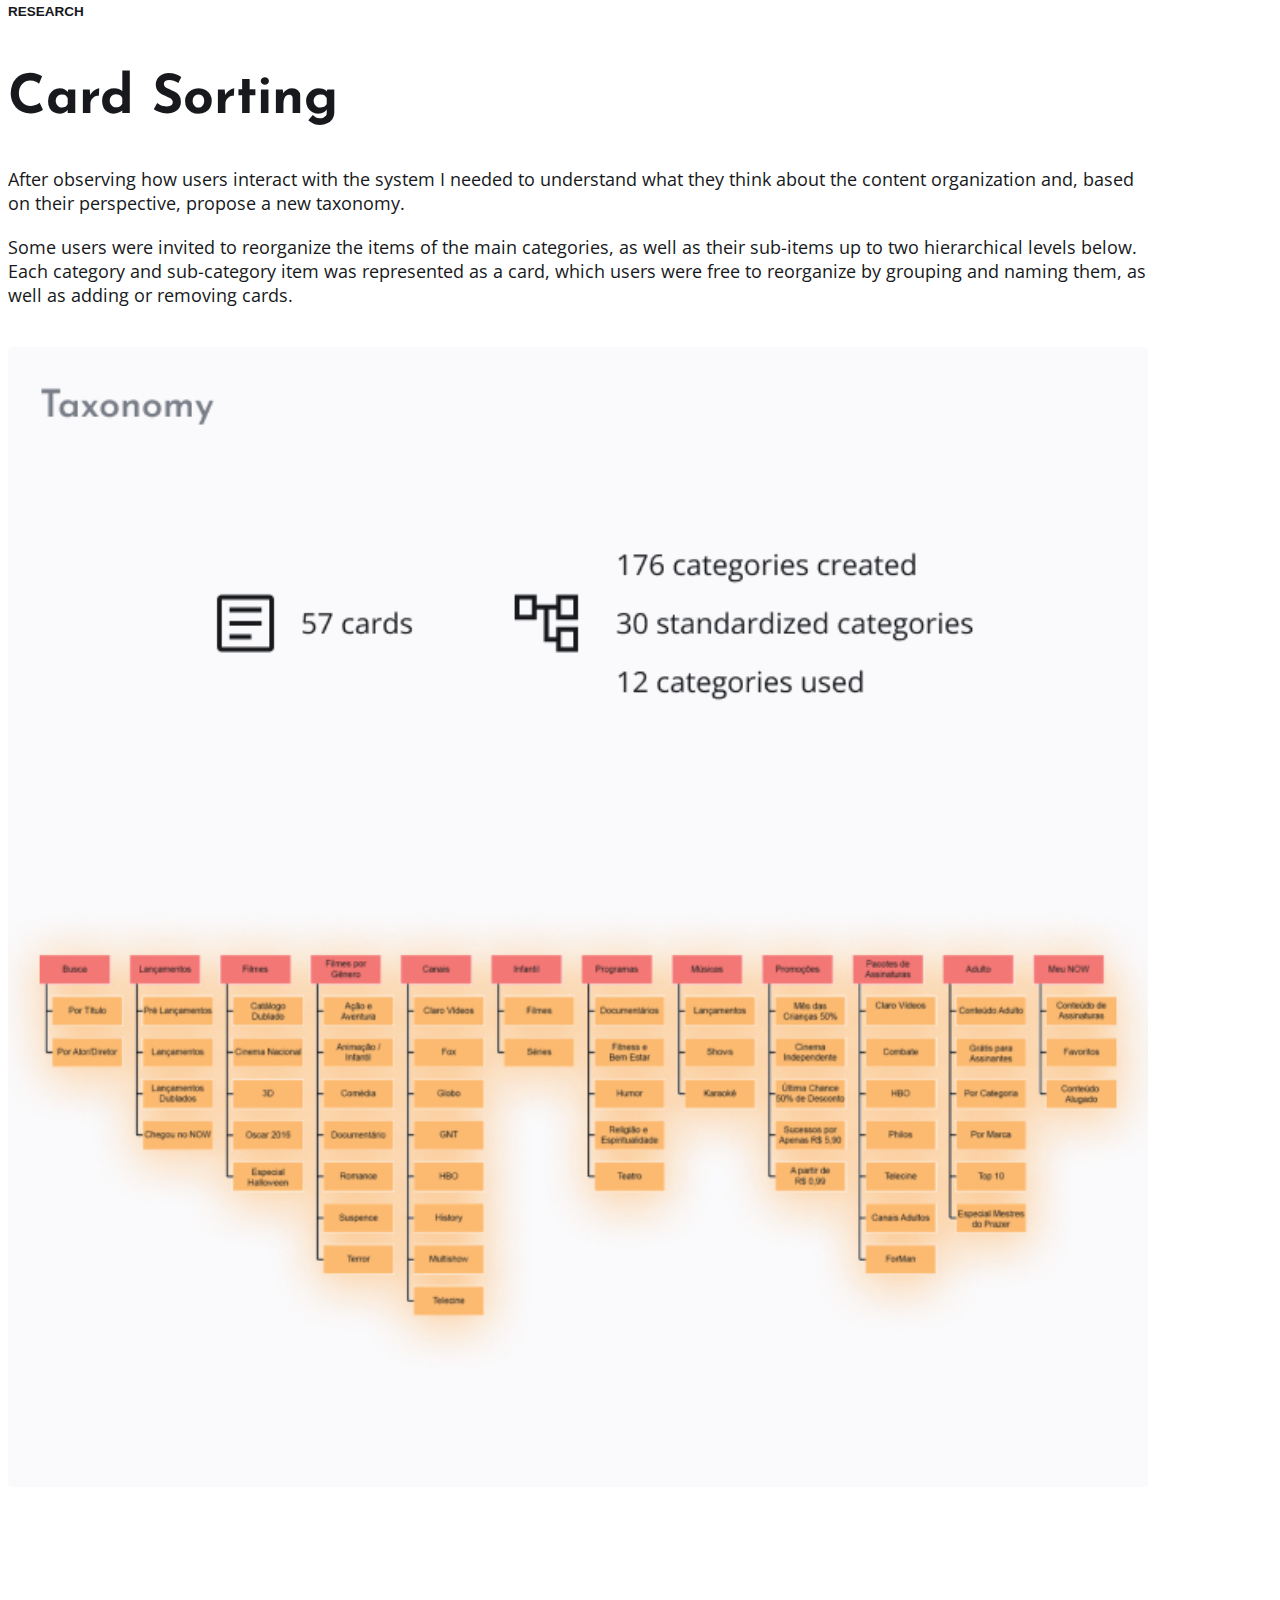
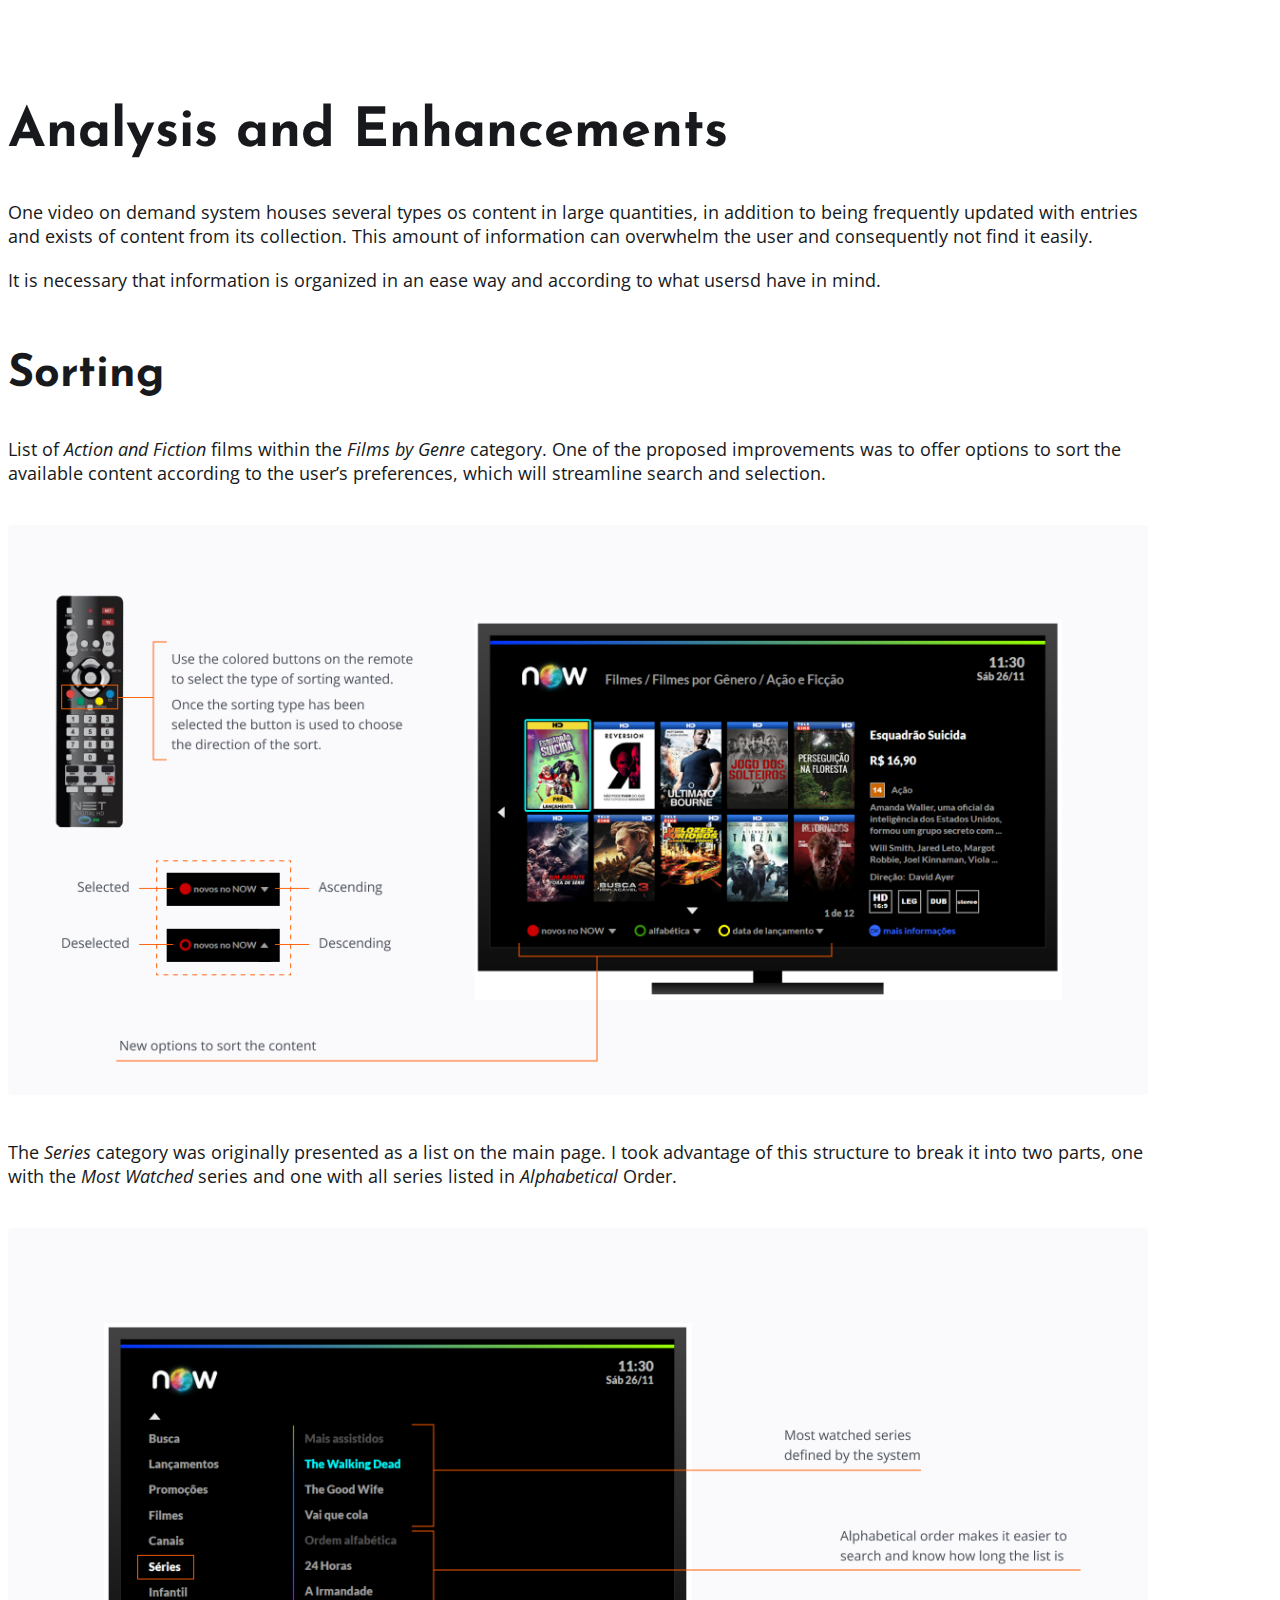
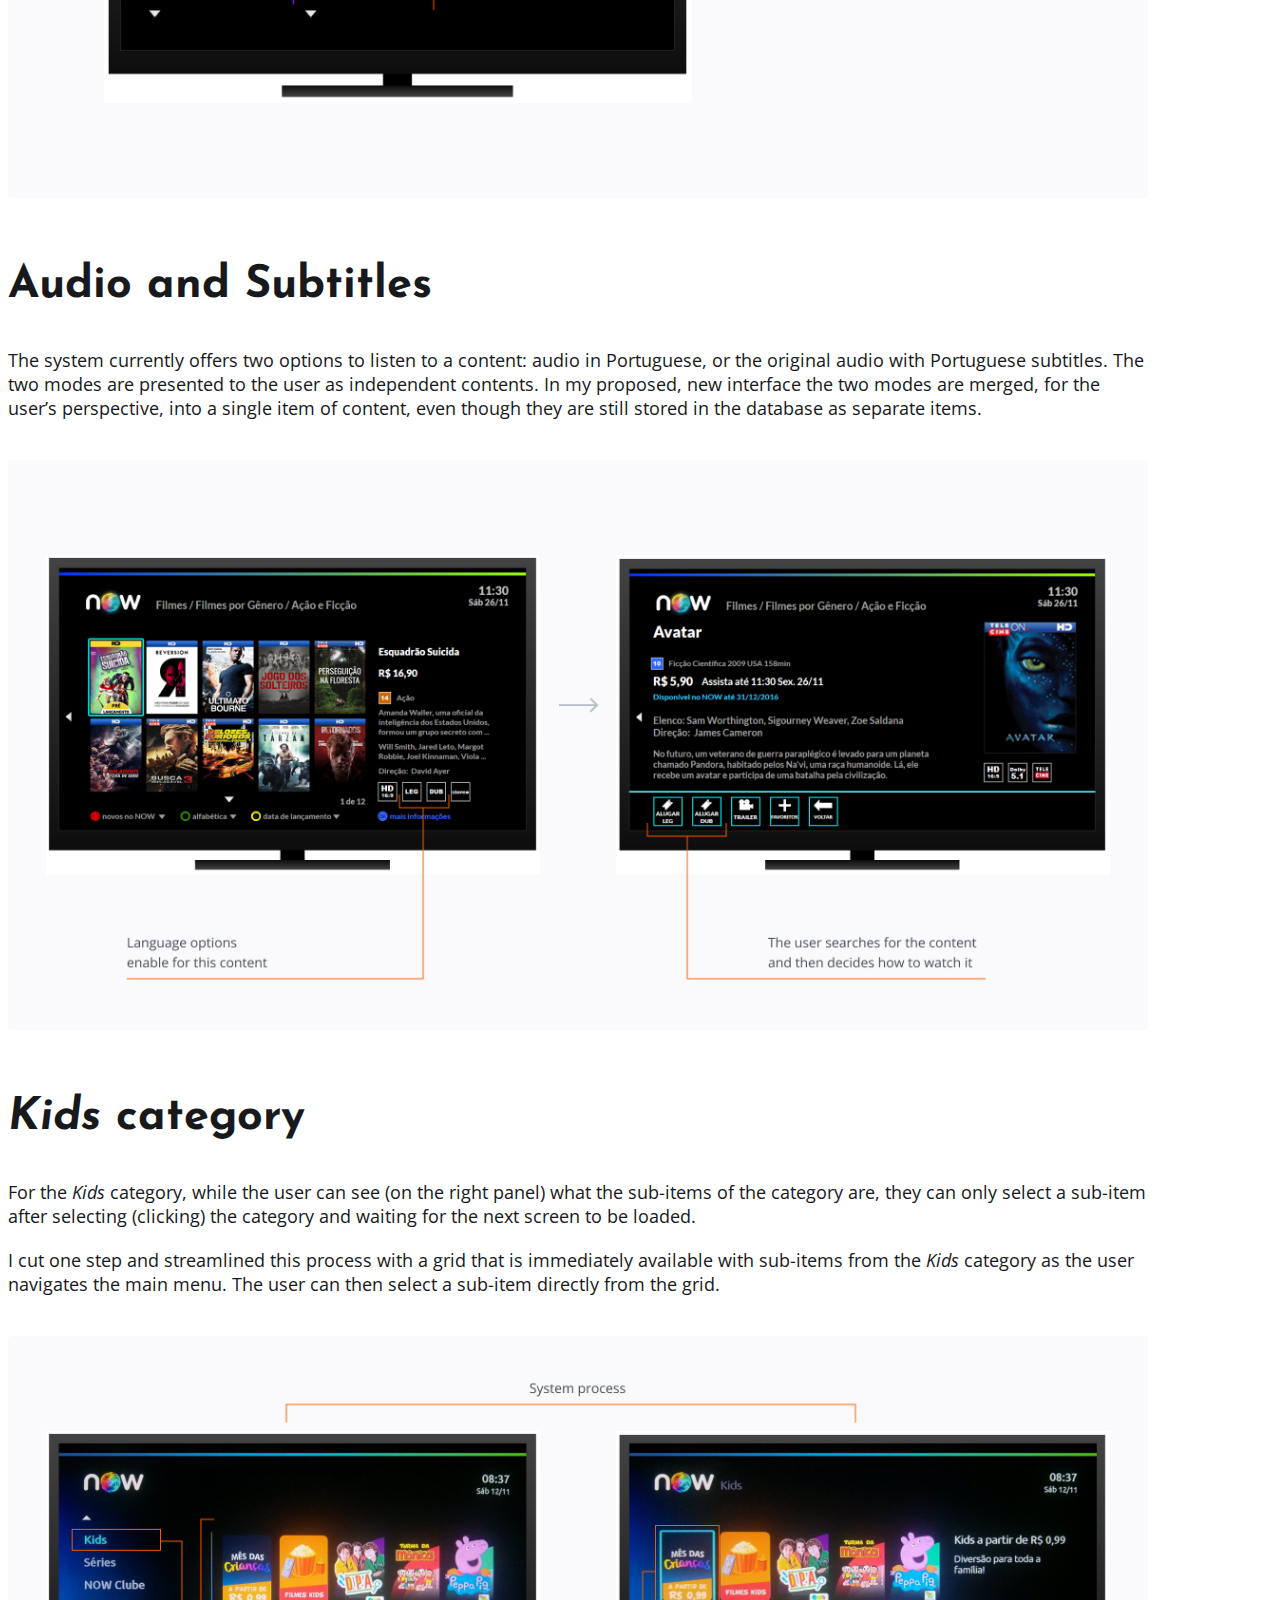
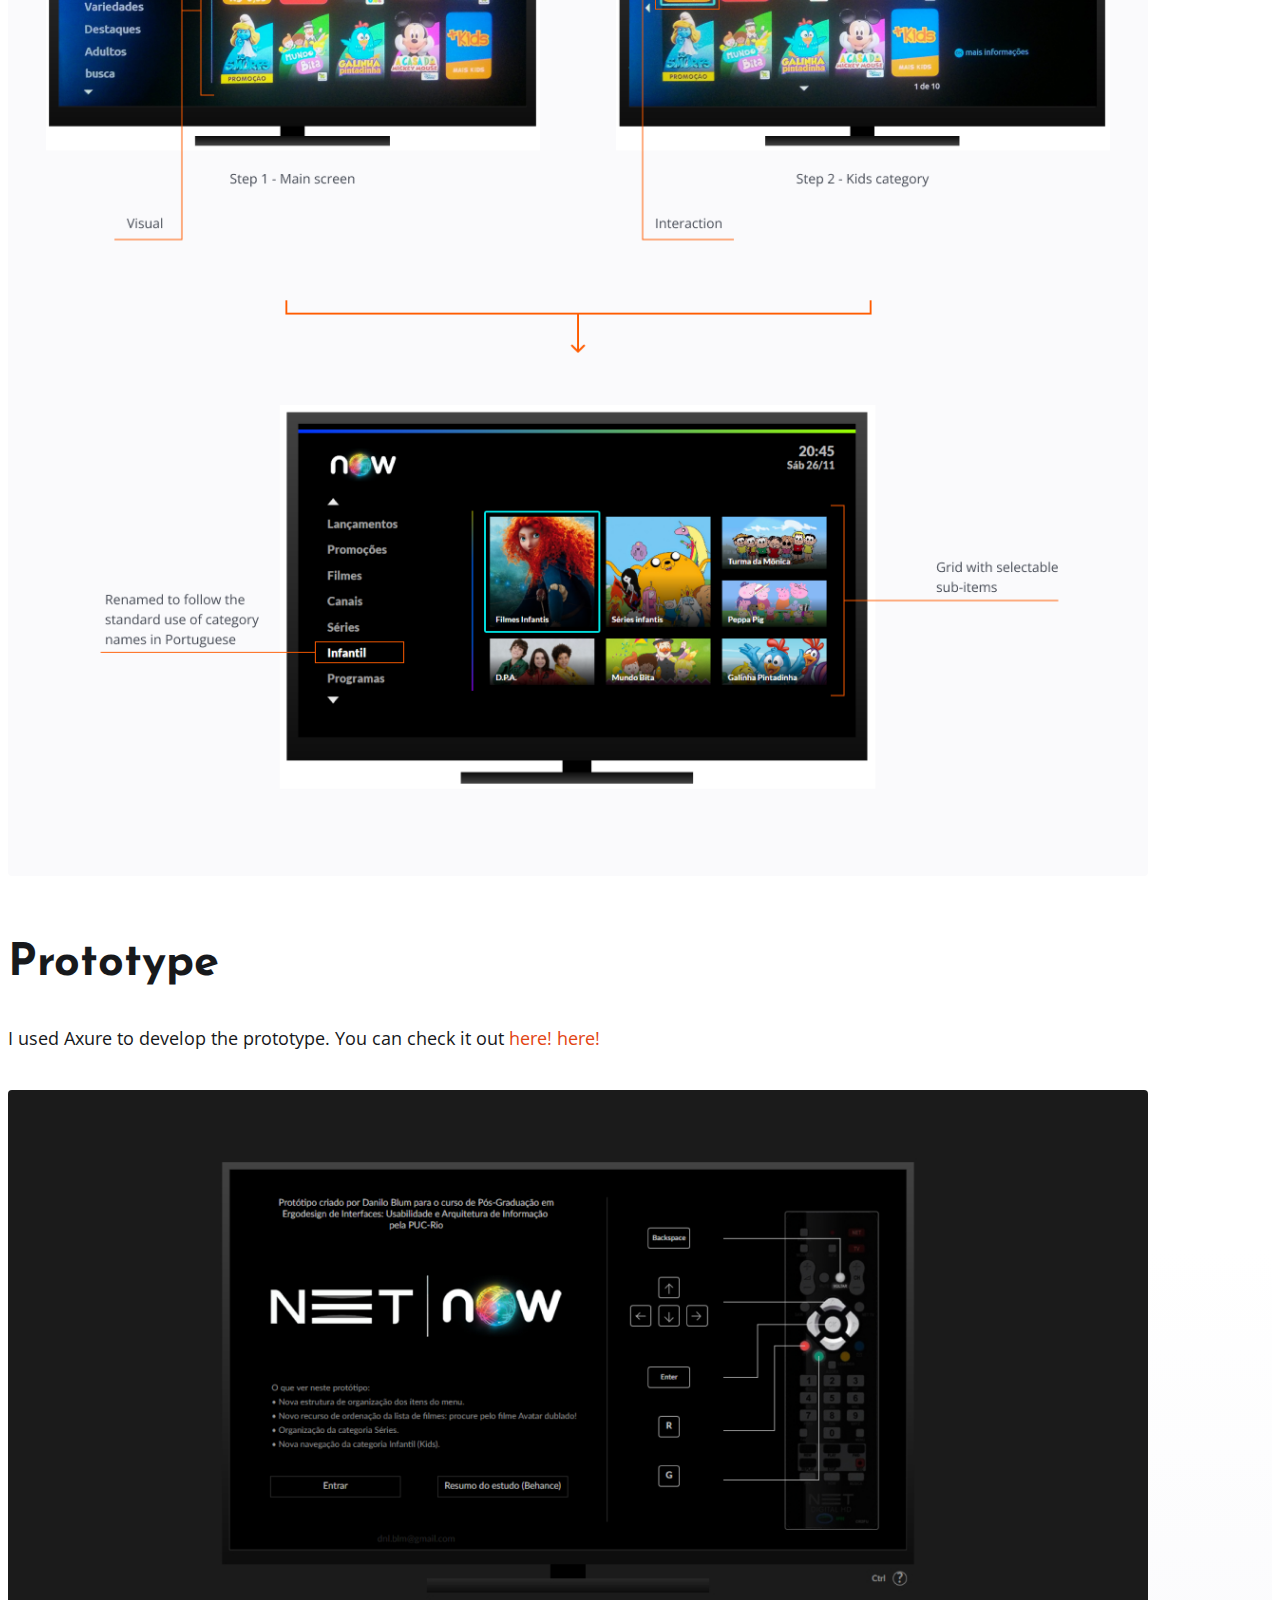
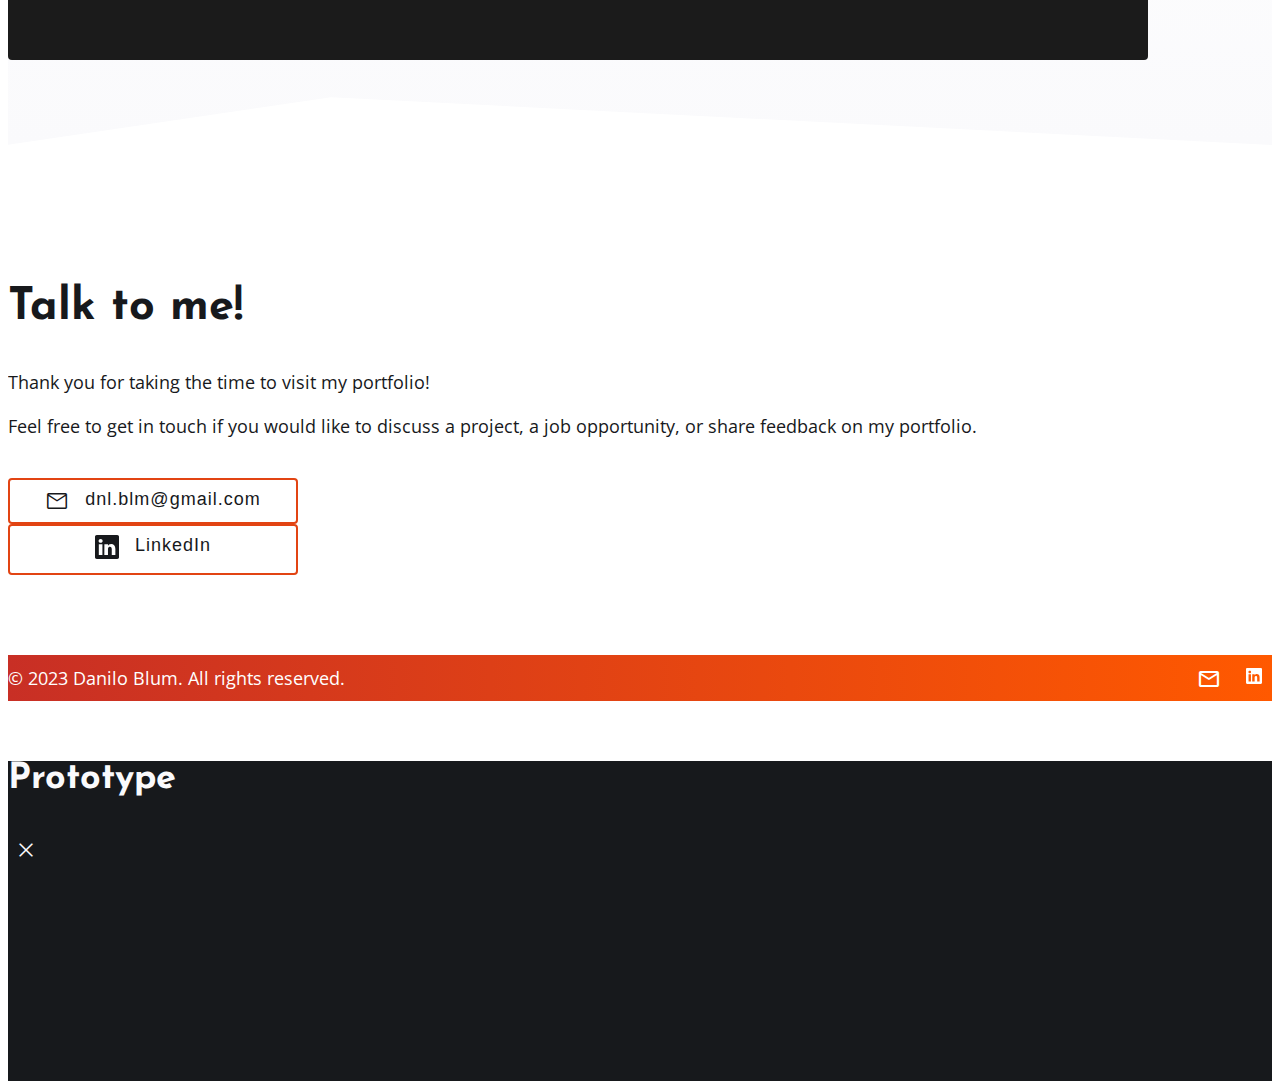
<file: works/now.html>
<!DOCTYPE html>
<html lang="en">
	<head>
		<meta charset="UTF-8" />
		<meta http-equiv="X-UA-Compatible" content="IE=edge" />
		<meta name="viewport" content="width=device-width, initial-scale=1.0" />
		<title>Danilo Blum Portfolio - NET NOW</title>

		<!-- Bootstrap CSS only -->
		<link href="https://cdn.jsdelivr.net/npm/bootstrap@5.2.3/dist/css/bootstrap.min.css" rel="stylesheet" integrity="sha384-rbsA2VBKQhggwzxH7pPCaAqO46MgnOM80zW1RWuH61DGLwZJEdK2Kadq2F9CUG65" crossorigin="anonymous" />

		<!-- Material Symbols -->
		<link rel="stylesheet" href="https://fonts.googleapis.com/css2?family=Material+Symbols+Outlined:opsz,wght,FILL,GRAD@20..48,100..700,0..1,-50..200" />

		<!-- Custon CSS -->
		<link rel="stylesheet" href="../css/style.css" />
		<link rel="stylesheet" href="../css/font.css" />
		<link rel="stylesheet" href="../css/color.css" />
		<link rel="stylesheet" href="../css/header.css" />
		<link rel="stylesheet" href="../css/footer.css" />
		<link rel="stylesheet" href="../css/buttons.css" />
		<link rel="stylesheet" href="../css/contact.css" />
		<link rel="stylesheet" href="../css/work/title.css" />
		<link rel="stylesheet" href="../css/work/info.css" />
		<link rel="stylesheet" href="../css/work/image-example.css" />
		<link rel="stylesheet" href="../css/work/one-column.css" />
		<link rel="stylesheet" href="../css/work/two-columns.css" />

		<!-- Google Tag Manager -->
		<script>
			(function (w, d, s, l, i) {
				w[l] = w[l] || [];
				w[l].push({ 'gtm.start': new Date().getTime(), event: 'gtm.js' });
				var f = d.getElementsByTagName(s)[0],
					j = d.createElement(s),
					dl = l != 'dataLayer' ? '&l=' + l : '';
				j.async = true;
				j.src = 'https://www.googletagmanager.com/gtm.js?id=' + i + dl;
				f.parentNode.insertBefore(j, f);
			})(window, document, 'script', 'dataLayer', 'GTM-KLD678F');
		</script>
		<!-- End Google Tag Manager -->

		<!-- Hotjar Tracking Code for https://daniloblum.com/ -->
		<script>
			(function (h, o, t, j, a, r) {
				h.hj =
					h.hj ||
					function () {
						(h.hj.q = h.hj.q || []).push(arguments);
					};
				h._hjSettings = { hjid: 3481080, hjsv: 6 };
				a = o.getElementsByTagName('head')[0];
				r = o.createElement('script');
				r.async = 1;
				r.src = t + h._hjSettings.hjid + j + h._hjSettings.hjsv;
				a.appendChild(r);
			})(window, document, 'https://static.hotjar.com/c/hotjar-', '.js?sv=');
		</script>
	</head>
	<body>
		<header class="header text-dark">
			<nav class="navbar">
				<div class="navbar__brand">
					<a class="brand__link" href="../index.html">Danilo Blum</a>
				</div>
				<div class="navbar__nav">
					<button id="menuToggle" class="nav__mobile-toggler" type="button" data-bs-toggle="collapse" data-bs-target="#navbarSupportedContent" aria-controls="navbarSupportedContent" aria-expanded="false" aria-label="Toggle navigation">
						<span class="material-symbols-outlined text-dark">menu</span>
					</button>
					<ul class="nav__list">
						<li class="nav__item">
							<a class="nav__link" href="../index.html">Home</a>
						</li>
						<li class="nav__item dropdown">
							<a class="nav__link dropdown__toggle" href="../index.html#works">Work</a>
							<ul class="dropdown__menu">
								<li><a class="dropdown__item" href="benie.html">Benie</a></li>
								<li><a class="dropdown__item" href="dialog.html">Dialog</a></li>
								<li><a class="dropdown__item active" aria-current="page" href="now.html">NOW</a></li>
							</ul>
						</li>
						<li class="nav__item">
							<a class="nav__link" href="../index.html#about">About</a>
						</li>
						<li class="nav__item">
							<a class="nav__link" href="../index.html#contact">Contact</a>
						</li>
					</ul>
				</div>
			</nav>
		</header>
		<main>
			<section id="title" class="title--bg-now pb-0">
				<div class="container">
					<div class="row align-items-center justify-content-center justify-content-lg-start">
						<div class="col-11 col-md-7 col-lg-6 col-xl-5">
							<img class="title__brand" src="../images/work/now/logo.jpg" alt="" sizes="" srcset="" />
							<h1 class="title__name">NOW</h1>
							<p class="title__description">An Information Architecture study of NOW, a video-on-demand platform.</p>
						</div>
						<div class="col-12 col-md-7 col-lg-6 col-xl-6 text-light d-block d-md-none p-0">
							<img class="img-fluid title__image" src="../images/work/now/now-head-mobile.png" alt="" sizes="" srcset="" />
						</div>
					</div>
				</div>
			</section>
			<section id="info" class="section info">
				<div class="container">
					<div class="row justify-content-center justify-content-lg-start">
						<div class="col-11 col-md-10 col-lg-5">
							<h2>About</h2>
							<p>NOW is a video-on-demand service available for users of the Net and Claro cable TV subscribers. The available content includes movies and series, documentaries, and more, which can be paid or free depending on the subscription plan. The service, originally developed for cable TV, can now be accessed through a decoder, mobile application (Android and iOS), or browser.</p>
							<p><strong>The system evaluated in this study is the version available for customers of the Net cable operator, used for streaming on TV sets.</strong></p>
						</div>
						<div class="col-11 col-md-10 col-lg-5 offset-lg-1">
							<h3>Goal</h3>
							<p class="mb-5">Contribute to improving the system usability, such that their users can find the desired content more easily and effortless.</p>
							<h3>Role</h3>
							<p>This was the final project of my post-grad, specialization course on Usability and Information Architecture.</p>
						</div>
					</div>
				</div>
			</section>
			<section id="topic-1" class="section">
				<div class="container">
					<div class="row justify-content-center justify-content-lg-start">
						<div class="col-11 col-md-10 col-lg-10">
							<h4>How does content organization in a video-on-demand system affect its usability?</h4>
								<p>A video-on-demand platform hosts large volumes of several types of content, which are constantly updated with addition and removal of items to their collections. The large amount and the dynamics of the information about the collections can be overwhelming and, consequently, make it difficult for their users to find the content in which they are interested.</p>
								<p>Therefore, the information must be organized in a user-oriented, customized way that will make it easier for viewers to rapidly and easily find the content that best fits their interests.</p>
							</div>
						</div>
					</div>
				</div>
			</section>
			<section class="section pt-0">
				<div class="container-fluid px-0">
					<img class="img-fluid mb-0 bg-transparent" src="../images/work/now/now-bar-image.jpg" alt="" />
				</div>
			</section>
			<section id="topic-2" class="section">
				<div class="container">
					<div class="row justify-content-center justify-content-lg-between">
						<div class="col-11 col-md-6 col-lg-4">
							<span class="header__label">Research</span>
							<h3>Online Questionnaire</h3>
							<p>My first step was to conduct an online survey with users of the platform. I found that an online questionnaire would be easy for participants to respond and allow me to reach a larger number of users. My goal with the survey was to:</p>
							<ul class="list-group">
								<li class="list-item">
									<span class="material-symbols-outlined color-now-purple">person_search</span>
									<p>Find users</p>
								</li>
								<li class="list-item">
									<span class="material-symbols-outlined color-now-purple">psychology_alt</span>
									<p>Learn about their habits and behavior towards the platform</p>
								</li>
								<li class="list-item">
									<span class="material-symbols-outlined color-now-purple">3p</span>
									<p>Recruit participants for the next steps</p>
								</li>
							</ul>
							<p>The online form was designed to cover three levels of participants: any respondent, customers of Net cable TV, and users of the NOW service. This structure allowed me to classify the respondents and recruit, even the ones that subscribe to video-on-demand from other cable TV operators, to the next steps of the study.</p>
						</div>
						<div class="col-12 col-md-6 col-lg-7">
							<img class="img-fluid" src="../images/work/now/now-questionnaire.png" alt="" />
						</div>
					</div>
				</div>
			</section>
			<section id="topic-3" class="section">
				<div class="container">
					<div class="row justify-content-center justify-content-lg-between">
						<div class="col-11 col-md-6 col-lg-4 order-md-last">
							<span class="header__label">Research</span>
							<h3>Cooperative Evaluation</h3>
							<p>This is a technique useful to review and improve a user interface by detecting potential usability problems in a prototype or partial simulation. I relied on this technique to explore, with NOW users, changes to the system’s user interface that would improve its usability. Based on my own perspective about the potential issues that could be affecting the system’s usability, I created tasks for the users so I could:</p>
							<ul class="list-group">
								<li class="list-item">
									<span class="material-symbols-outlined color-now-purple">visibility</span>
									<p>Observe how users use the system</p>
								</li>
								<li class="list-item">
									<span class="material-symbols-outlined color-now-purple">edit_note</span>
									<p>Identify usability problems related to the platform’s information architecture</p>
								</li>
								<li class="list-item">
									<span class="material-symbols-outlined color-now-purple">move_down</span>
									<p>Propose improvements that would avoid the problems identified</p>
								</li>
							</ul>
						</div>
						<div class="col-12 col-md-6 col-lg-7 order-md-first">
							<img class="img-fluid" src="../images/work/now/now-cooperative-evaluation.png" alt="" />
						</div>
					</div>
				</div>
			</section>
			<section id="topic-4" class="section">
				<div class="container">
					<div class="row justify-content-center justify-content-lg-between">
						<div class="col-11 col-md-6 col-lg-4">
							<span class="header__label">Research</span>
							<h3>Card Sorting</h3>
							<p>After observing how users interact with the system I needed to understand what they think about the content organization and, based on their perspective, propose a new taxonomy.</p>
							<p>Some users were invited to reorganize the items of the main categories, as well as their sub-items up to two hierarchical levels below. Each category and sub-category item was represented as a card, which users were free to reorganize by grouping and naming them, as well as adding or removing cards.</p>
						</div>
						<div class="col-12 col-md-6 col-lg-7">
							<img class="img-fluid" src="../images/work/now/now-card-sorting.png" alt="" />
						</div>
					</div>
				</div>
			</section>
			<section id="topic-5" class="section section-contact__bg">
				<div class="container">
					<div class="row justify-content-center justify-content-lg-start">
						<div class="col-11 col-md-10 col-lg-10">
							<h3>Analysis and Enhancements</h3>
							<p>One video on demand system houses several types os content in large quantities, in addition to being frequently updated with entries and exists of content from its collection. This amount of information can overwhelm the user and consequently not find it easily.</p>
							<p>It is necessary that information is organized in an ease way and according to what usersd have in mind.</p>
						</div>
					</div>
					<div class="row justify-content-center justify-content-lg-start">
						<div class="col-11 col-md-10 col-lg-10">
							<h4>Sorting</h4>
							<p>List of <em>Action and Fiction</em> films within the <em>Films by Genre</em> category. One of the proposed improvements was to offer options to sort the available content according to the user’s preferences, which will streamline search and selection.</p>
						</div>
						<div class="col-12">
							<img class="img-fluid" src="../images/work/now/now-sorting1.png" alt="" />
						</div>
						<div class="col-11 col-md-10 col-lg-10">
							<p>The <em>Series</em> category was originally presented as a list on the main page. I took advantage of this structure to break it into two parts, one with the <em>Most Watched</em> series and one with all series listed in <em>Alphabetical</em> Order.</p>
						</div>
						<div class="col-12">
							<img class="img-fluid" src="../images/work/now/now-sorting2.png" alt="" />
						</div>
					</div>
					<div class="row justify-content-center justify-content-lg-start">
						<div class="col-11 col-md-10 col-lg-10">
							<h4>Audio and Subtitles</h4>
							<p>The system currently offers two options to listen to a content: audio in Portuguese, or the original audio with Portuguese subtitles. The two modes are presented to the user as independent contents. In my proposed, new interface the two modes are merged, for the user’s perspective, into a single item of content, even though they are still stored in the database as separate items.</p>
						</div>
						<div class="col-12">
							<img class="img-fluid" src="../images/work/now/now-audio-subtitle.png" alt="" />
						</div>
					</div>
					<div class="row justify-content-center justify-content-lg-start">
						<div class="col-11 col-md-10 col-lg-10">
							<h4><em>Kids</em> category</h4>
							<p>For the <em>Kids</em> category, while the user can see (on the right panel) what the sub-items of the category are, they can only select a sub-item after selecting (clicking) the category and waiting for the next screen to be loaded.</p>
							<p>I cut one step and streamlined this process with a grid that is immediately available with sub-items from the <em>Kids</em> category as the user navigates the main menu. The user can then select a sub-item directly from the grid.</p>
						</div>
						<div class="col-12">
							<img class="img-fluid" src="../images/work/now/now-kids-category.png" alt="" />
						</div>
					</div>
					<div class="row justify-content-center justify-content-lg-start mb-5">
						<div class="col-11 col-md-10 col-lg-10">
							<h4>Prototype</h4>
							<p>I used Axure to develop the prototype. You can check it out 
								<a type="button" class="d-none d-lg-inline-block" data-bs-toggle="modal" data-bs-target="#prototype">here!</a>
								<a class="d-lg-none" href="https://d78azh.axshare.com/mockup.html" target="_blank" rel="">here!</a></p>
						</div>
						<div class="col-12">
							<img class="img-fluid" src="../images/work/now/now-prototype.jpg" alt="" />
						</div>
					</div>
				</div>
				<div class="shape-divider-about-bottom">
					<svg data-name="Layer 1" xmlns="http://www.w3.org/2000/svg" viewBox="0 0 1200 120" preserveAspectRatio="none">
						<path d="M1200 0L0 0 892.25 114.72 1200 0z" class="shape-fill"></path>
					</svg>
				</div>
			</section>
			<!-- <section id="step-3" class="section"></section> -->
			<section id="contact" class="section section-contact">
				<div class="section-contact__content">
					<div class="container">
						<div class="row justify-content-center justify-content-md-between align-items-center">
							<div class="col-11 col-md-10 col-lg-10">
								<h4>Talk to me!</h4>
							</div>
							<div class="col-11 col-md-6 col-lg-6 mb-lg-0">
								<p>Thank you for taking the time to visit my portfolio!</p>
								<p>Feel free to get in touch if you would like to discuss a project, a job opportunity, or share feedback on my portfolio.</p>
							</div>
							<div class="col-11 col-md-4 col-lg-5">
								<a href="mailto:dnl.blm@gmail.com" class="button button-primary__outline mb-4"><span class="material-symbols-outlined">email</span> dnl.blm@gmail.com</a>
								<br />
								<a href="https://www.linkedin.com/in/daniloblum/" class="button button-primary__outline"
									><span class="ic-linkedin">
										<svg xmlns="http://www.w3.org/2000/svg" width="24" height="24" fill="currentColor" class="bi bi-linkedin" viewBox="0 0 16 16">
											<path d="M0 1.146C0 .513.526 0 1.175 0h13.65C15.474 0 16 .513 16 1.146v13.708c0 .633-.526 1.146-1.175 1.146H1.175C.526 16 0 15.487 0 14.854V1.146zm4.943 12.248V6.169H2.542v7.225h2.401zm-1.2-8.212c.837 0 1.358-.554 1.358-1.248-.015-.709-.52-1.248-1.342-1.248-.822 0-1.359.54-1.359 1.248 0 .694.521 1.248 1.327 1.248h.016zm4.908 8.212V9.359c0-.216.016-.432.08-.586.173-.431.568-.878 1.232-.878.869 0 1.216.662 1.216 1.634v3.865h2.401V9.25c0-2.22-1.184-3.252-2.764-3.252-1.274 0-1.845.7-2.165 1.193v.025h-.016a5.54 5.54 0 0 1 .016-.025V6.169h-2.4c.03.678 0 7.225 0 7.225h2.4z" />
										</svg>
									</span>
									LinkedIn
								</a>
								<!-- <form class="row needs-validation" novalidate>
									<div class="col-md-12">
										<div class="form-floating">
											<input type="Name" class="form-control" id="inputName" placeholder="Your full name" required />
											<label for="inputName" class="form-label">Name</label>
											<div class="invalid-feedback">Please insert your name.</div>
										</div>
										<div class="form-floating">
											<input type="email" class="form-control" id="inputEmail" placeholder="name@email.com" required />
											<label for="inputEmail4" class="form-label">Email</label>
											<div class="invalid-feedback">Insert a valid e-mail.</div>
										</div>
										<div class="form-floating">
											<input type="subject" class="form-control" id="inputSubject" placeholder="Your subject" required />
											<label for="inputSubject" class="form-label">Subject</label>
											<div class="invalid-feedback">Select a subject</div>
										</div>
										<div class="form-floating">
											<textarea class="form-control" id="inputMessage" placeholder="Leave a message here" required></textarea>
											<label for="inputMessage">Message</label>
											<div class="invalid-feedback">Forgot to write a message.</div>
										</div>
									</div>
									<div class="col-12">
										<button type="submit" class="btn btn-primary">Sign in</button>
									</div>
								</form> -->
							</div>
						</div>
					</div>
				</div>
			</section>
		</main>
		<footer class="py-3 mt-4 px-3 px-md-5">
			<div class="footer__copyright">
				<span>© 2023 Danilo Blum. All rights reserved.</span>
			</div>

			<div class="footer__links d-none d-md-block">
				<a href="mailto:dnl.blm@gmail.com" class="mr-3"><span class="material-symbols-outlined">email</span></a>
				<a class="" href="https://www.linkedin.com/in/daniloblum/" target="_blank"><img src="../images/linkedin-icon-white.svg" alt="" /></a>
			</div>
		</footer>

		<!-- MENU MOBILE -->
		<div class="menu-mobile">
			<div class="menu-mobile__header">
				<button id="btnCloseMenu"><span class="material-symbols-outlined"> close </span></button>
			</div>
			<ul class="menu-mobile__nav">
				<li><a class="nav__link" href="../index.html">Home</a></li>
				<hr />
				<li>
					<a class="nav__link dropdown" href="../index.html#works">Works</a>
					<ul class="dropdown__menu">
						<li><a class="dropdown__item" href="benie.html">Benie</a></li>
						<li><a class="dropdown__item" href="dialog.html">Dialog</a></li>
						<li><a class="dropdown__item active" aria-current="page" href="now.html">NOW</a></li>
					</ul>
				</li>
				<hr />
				<li><a class="nav__link" href="../index.html#about">About</a></li>
				<hr />
				<li><a class="nav__link" href="../index.html#contact">Contact</a></li>
			</ul>
		</div>

		<!-- PROTOTYPE -->
		<div id="prototype" class="modal" tabindex="-1">
			<div class="modal-dialog modal-fullscreen">
				<div class="modal-content">
					<div class="modal-header">
						<h5 class="modal-title">Prototype</h5>
						<button type="button" class="" data-bs-dismiss="modal" aria-label="Close"><span class="material-symbols-outlined">close</span></button>
					</div>
					<div class="modal-body">
						<iframe src="https://d78azh.axshare.com/mockup.html" frameborder="0"></iframe>
						<p>Modal body text goes here.</p>
					</div>
					<!-- <div class="modal-footer">
						<button type="button" class="btn btn-secondary" data-bs-dismiss="modal">Close</button>
						<button type="button" class="btn btn-primary">Save changes</button>
					</div> -->
				</div>
			</div>
		</div>
		

		<!-- JavaScript Bundle with Popper -->
		<script src="../js/header.js"></script>
		<script src="https://cdn.jsdelivr.net/npm/bootstrap@5.2.3/dist/js/bootstrap.bundle.min.js" integrity="sha384-kenU1KFdBIe4zVF0s0G1M5b4hcpxyD9F7jL+jjXkk+Q2h455rYXK/7HAuoJl+0I4" crossorigin="anonymous"></script>

		<!-- Google Tag Manager (noscript) -->
		<noscript><iframe src="https://www.googletagmanager.com/ns.html?id=GTM-KLD678F" height="0" width="0" style="display: none; visibility: hidden"></iframe></noscript>
		<!-- End Google Tag Manager (noscript) -->
	</body>
</html>
</file>
<file: css/style.css>
:root {
	--margin-bottom-section: 40px;
	--margin-bottom-row: 60px;
	--margin-bottom-col: 40px;
}

html {
	font-size: 16px;
	font-family: 'Lato', sans-serif;
}
@media (min-width: 992px) {
	html {
		font-size: 18px;
	}
}

body {
	font-family: 'Lato Regular', sans-serif;
	color: var(--color-dark);
	position: relative;
}

.container {
	display: inherit;
}
.section {
	position: relative;
	padding: 40px 0;
	overflow-x: hidden;
	/* margin-bottom: var(--margin-bottom-section); */
}
.section .row {
	margin-bottom: var(--margin-bottom-row);
}
.section .row:last-child {
	margin-bottom: 0;
}
.section .row > div {
	margin-bottom: var(--margin-bottom-col);
}
.section .row div:last-child {
	margin-bottom: 0;
}
.section .row div *:last-child {
	margin-bottom: 0;
}

.section .row div img {
	background-color: var(--color-light);
	border-radius: 4px;
	margin: 0 auto 20px;
	width: 100%;
}

@media (min-width: 1200px) {
	.container {
		max-width: 1140px;
	}
	.section {
		padding: 80px 0;
	}
	.row {
		gap: unset;
	}
}
.list-group {
	margin: 40px 0;
}
.list-item {
	display: flex;
	margin-bottom: 20px;
}
.list-item p {
	margin-bottom: 0;
	line-height: 1.5;
}
.list-item:last-child {
	margin-bottom: 0;
}
.list-item .material-symbols-outlined {
	margin-right: 20px;
}

/* ---------------- MOW PROTOTYPE ------------------- */

#prototype .modal-content {
	background-color: var(--color-dark);
}
#prototype .modal-header {
	color: var(--color-light);
	border-color: var(--color-main-medium);
}
#prototype .modal-header button {
	color: var(--color-light);
	border: none;
	background-color: transparent;
}

#prototype .modal-body {
	overflow-y: hidden;
}
#prototype .modal-body iframe {
	width: 100%;
	height: 100%;
}
</file>
<file: css/font.css>
/* Josefin */
@import url('https://fonts.googleapis.com/css2?family=Josefin+Sans:ital,wght@0,100;0,200;0,300;0,400;0,500;0,600;0,700;1,100;1,200;1,300;1,400;1,500;1,600;1,700&display=swap');

/* Open Sans */
@import url('https://fonts.googleapis.com/css2?family=Open+Sans:ital,wght@0,300;0,400;0,500;0,600;0,700;0,800;1,300;1,400;1,500;1,600;1,700;1,800&display=swap');

/* Google Material Symbols */
.material-symbols-outlined {
	font-variation-settings: 'FILL' 0, 'wght' 400, 'GRAD' 0, 'opsz' 48;
	vertical-align: text-bottom;
}

:root {
	--font-mobile: 0.25rem;
}

/* headers */

h1 {
	font-family: 'Josefin Sans', sans-serif;
	font-size: calc(4rem - var(--font-mobile));
	margin-bottom: 40px;
	line-height: 1;
}
h2 {
	font-family: 'Josefin Sans', sans-serif;
	font-size: calc(3.5rem - var(--font-mobile));
	margin-bottom: 40px;
	line-height: 1;
}
h3 {
	font-family: 'Josefin Sans', sans-serif;
	font-size: calc(3rem - var(--font-mobile));
	margin-bottom: 40px;
	line-height: 1;
}
h4 {
	font-family: 'Josefin Sans', sans-serif;
	font-size: calc(2.5rem - var(--font-mobile));
	margin-bottom: 40px;
	line-height: 1;
}
h5 {
	font-family: 'Josefin Sans', sans-serif;
	font-size: calc(2rem - var(--font-mobile));
	margin-bottom: 40px;
	line-height: 1;
}
h6 {
	font-family: 'Josefin Sans', sans-serif;
	font-size: calc(1.5rem - var(--font-mobile));
	margin-bottom: 40px;
	line-height: 1;
}

@media (min-width: 992px) {
	h1 {
		font-size: 4rem;
	}
	h2 {
		font-size: 3.5rem;
	}
	h3 {
		font-size: 3rem;
	}
	h4 {
		font-size: 2.5rem;
	}
	h5 {
		font-size: 2rem;
	}
	h6 {
		font-size: 1.5rem;
	}
}

.header__label {
	display: block;
	font-family: 'Josefin', sans-serif;
	font-size: 0.75rem;
	font-weight: 600;
	margin-bottom: 20px;
	text-transform: uppercase;
}

/* Paragraph */
p {
	font-family: 'Open Sans', sans-serif;
	font-size: 1rem;
	margin-bottom: 20px;
	font-weight: 400;
}

/* Link */
a {
	font-family: 'Open Sans', sans-serif;
	font-size: 1rem;
	color: var(--color-text-link);
	text-decoration: none;
}
a:hover {
	font-family: 'Open Sans', sans-serif;
	font-size: 1rem;
	color: var(--color-text-link-hover);
	text-decoration: underline;
}
a:-webkit-any-link:focus-visible {
	outline: 3px dashed black;
}
</file>
<file: css/color.css>
:root {
	/* Main color */
	--color-main-light: #ff5900;
	--color-main-medium-light: #ef4f0a;
	--color-main-medium: #e24413;
	--color-main-medium-dark: #d3381d;
	--color-main-dark: #c82f25;
	--color-main-gradient: linear-gradient(90deg, var(--color-main-dark), var(--color-main-light));

	/* Shaders */
	--color-white: #ffffff;
	--color-black: #000000;

	--color-dark: #17191c;
	--color-medium-dark: #454a54;
	--color-medium: #787d87;
	--color-medium-light: #cfd5e1;
	--color-light: #fafafc;

	/* Work => NOW */
	--color-now-green: #49b92d;
	--color-now-purple: #ba3fbc;
	--color-now-purple-dark: #902f92;
	--color-now-gradient: linear-gradient(90deg, var(--color-now-purple-dark), var(--color-now-purple));

	/* Work => Benie */
	--color-benie-blue: #00a9e0;
	--color-benie-blue-dark: #007ac9;
	--color-benie-gradient: linear-gradient(90deg, var(--color-benie-blue-dark), var(--color-benie-blue));
	--color-benie-yellow: #f2af00;

	/* Dialog */
	--color-dialog-green: #0eb27b;
	--color-dialog-green-dark: #086b4a;
	--color-dialog-gradient: linear-gradient(90deg, var(--color-dialog-green-dark), var(--color-dialog-green));

	/* Text color */
	--color-text-regular: var(--color-dark);
	--color-text-light: var(--color-medium);
	--color-text-link: var(--color-main-medium);
	--color-text-link-hover: var(--color-main-light);

	/* Section Contact */
	--section-contact-bg: var(--color-white);
}

.text-light {
	color: var(--color-light);
}
.text-dark {
	color: var(--color-dark) !important;
}
.text-white {
	color: var(--color-white);
}
.bg-light {
	background-color: var(--color-light);
}

/* BENIE COLORS */

.color-benie-blue {
	color: var(--color-benie-blue);
}
.color-benie-blue-dark {
	color: var(--color-benie-blue-dark);
}
.color-benie-yellow {
	color: var(--color-benie-yellow);
}
.bg-benie {
	background-color: var(--color-benie);
}
.bg-benie-gradient {
	background-image: var(--color-benie-gradient);
}

/* DIALOG COLORS */

.color-dialog {
	color: var(--color-dialog-green);
}

/* NOW COLORS */

.color-now-purple {
	color: var(--color-now-purple);
}
.color-now-green {
	color: var(--color-now-green);
}
.color-now-orange {
	color: var(--color-now-orange);
}

/* BACKGROUNDS */

.image__background--now {
	background-color: var(--color-light) !important;
}
.image__background--benie {
	background-image: linear-gradient(var(--benie-color-primary), var(--benie-color-primary-dark)) !important;
}
.image__background--dialog {
	background-image: linear-gradient(var(--dialog-color-primary), var(--dialog-color-primary-dark)) !important;
}
</file>
<file: css/header.css>
.header {
	width: 100%;
	position: fixed;
	margin: 0;
	z-index: 1020;
	color: var(--color-white);
	transition: 0.25s;
}
.navbar {
	width: 100%;
	height: 80px;
	display: flex;
	justify-content: space-between;
	align-items: center;
	padding: 0 20px;
}

/* BRAND */

.navbar__brand {
	margin-left: 0;
}
.navbar__brand .brand__link {
	text-decoration: none;
	font-size: 1.25rem;
	font-family: 'Josefin Sans', sans-serif;
	font-weight: 600;
	margin: 0;
	color: inherit;
}
/* gradient text for modern browsers */
/* @supports (-webkit-background-clip: text) {
	.navbar__brand .brand__link {
		background-image: linear-gradient(60deg, var(--color-main-dark), var(--color-main-medium));
		-webkit-background-clip: text;
		color: transparent;
	}
} */
@media (min-width: 992px) {
	.navbar__brand {
		margin-left: 20px;
	}
	.navbar__brand .brand__link {
		text-decoration: none;
		font-size: 1.5rem;
		font-weight: 600;
	}
}

/* MOBILE TOGGLE */

#menuToggle {
	display: block;
	background: transparent;
	border: none;
	color: #ffffff;
}
#menuToggle .material-symbols-outlined {
	font-variation-settings: 'FILL' 0, 'wght' 600, 'GRAD' 0, 'opsz' 48;
}
.navbar__nav .nav__list {
	display: none;
}

/* MOBILE NAV */
.menu-mobile {
	display: none;
	transform: translateY(100vh);
	transition: 0.5s ease-in;
	display: flex;
	position: fixed;
	top: 100vh;
	left: 0;
	right: 0;
	height: 100vh;
	flex-direction: column;
	justify-content: start;
	padding: 20px 20px;
	margin: 0;
	background-color: var(--color-white);
	overflow: hidden;
	z-index: 1020;
}
.menu-mobile__header {
	display: flex;
	justify-content: end;
}
.menu-mobile__header button {
	background: transparent;
	border: none;
	color: var(--color-dark);
}
.menu-mobile__nav {
	display: flex;
	flex-direction: column;
	flex-basis: 1 1 0;
	justify-content: center;
	align-items: center;
	gap: 20px;
	height: 100%;
	list-style: none;
	padding: 0 20px;
	color: var(--color-dark);
}
.menu-mobile__nav li {
	width: 100%;
	text-align: center;
	/* transform: translateY(80px); */
	opacity: 0;
}
.menu-mobile__nav hr {
	width: 100%;
	background-image: var(--color-main-gradient);
	height: 1px;
	border: none;
	opacity: 0;
}
.menu-mobile__nav .nav__link {
	text-decoration: none;
	font-size: 1.5rem;
	width: 100%;
	color: var(--color-text-regular);
}
.menu-mobile__nav .dropdown__menu {
	display: flex;
	justify-content: start;
	/* gap: 20px; */
	margin-top: 20px;
	list-style: none;
	text-align: center;
	padding: 20px 0;
}
.menu-mobile__nav .dropdown__menu li {
	flex: 1 1 0;
}
.menu-mobile__nav .dropdown__menu li:not(:last-child) {
	border-right: 1px solid var(--color-medium-light);
}
.menu-mobile__nav .dropdown__item {
	text-decoration: none;
	padding: 10px 20px;
	flex-grow: 1;
	color: var(--color-text-regular);
}
.menu-mobile.show {
	top: 0;
	transform: translateY(0);
	transition: 0.5s ease-out;
	touch-action: none;
	visibility: visible;
}
.menu-mobile.show .menu-mobile__nav > :is(li, hr),
.menu-mobile.show .menu-mobile__nav .dropdown__menu li {
	animation: menuItemShow 0.5s ease-out forwards;
}
.menu-mobile.show .menu-mobile__nav > :is(li, hr):nth-child(1) {
	animation-delay: 0.5s;
}
.menu-mobile.show .menu-mobile__nav > :is(li, hr):nth-child(2) {
	animation-delay: 0.6s;
}
.menu-mobile.show .menu-mobile__nav > :is(li, hr):nth-child(3),
.menu-mobile.show .menu-mobile__nav .dropdown__menu li {
	animation-delay: 0.7s;
}
.menu-mobile.show .menu-mobile__nav > :is(li, hr):nth-child(4) {
	animation-delay: 0.8s;
}
.menu-mobile.show .menu-mobile__nav > :is(li, hr):nth-child(5) {
	animation-delay: 0.9s;
}
.menu-mobile.show .menu-mobile__nav > :is(li, hr):nth-child(6) {
	animation-delay: 1s;
}
.menu-mobile.show .menu-mobile__nav > :is(li, hr):nth-child(7) {
	animation-delay: 1.1s;
}
@keyframes menuItemShow {
	0% {
		transform: translateY(80px);
		opacity: 0;
	}
	75% {
		transform: translateY(0);
	}
	100% {
		opacity: 1;
	}
}

/* DESKTOP NAV */

@media (min-width: 992px) {
	#menuToggle {
		display: none;
	}
	.navbar__nav .nav__list {
		display: flex;
		align-items: center;
		justify-content: end;
		list-style: none;
		margin: 0;
		padding: 0;
	}
	.navbar__nav .nav__list .nav__link {
		text-decoration: none;
		font-size: 1;
		padding: 10px 40px;
		transition: 0.25s;
		color: var(--color-white);
	}
	.text-dark .navbar__nav .nav__list .nav__link {
		color: var(--text-dark);
	}
	.navbar__nav .nav__list .nav__link:hover {
		color: inherit;
	}
}

/* DROPDOWN MENU */
@media (min-width: 992px) {
	.nav_list .nav__link.dropdown {
		position: relative;
	}
	.nav__list .dropdown:hover .dropdown__toggle {
		padding-bottom: 50px;
	}
	.nav__list .dropdown:hover .dropdown__menu {
		visibility: visible;
		opacity: 1;
		transform: translateY(0px);
	}
	.nav__list .dropdown__menu {
		visibility: hidden;
		opacity: 0;
		position: absolute;
		z-index: 10;
		margin-top: 20px;
		padding: 10px 0;
		background-color: var(--color-white);
		box-shadow: 0px 8px 16px 0px rgba(0, 0, 0, 0.2);
		border-radius: 5px;
		list-style: none;
		text-align: center;
		transform: translateY(20px);
		transition: 0.25s ease-out;
	}
	.nav__list .dropdown__menu::after {
		content: '';
		width: 20px;
		height: 20px;
		background-color: var(--color-white);
		position: inherit;
		left: calc(50% - 10px);
		top: -10px;
		transform: rotate(45deg);
		z-index: -1;
	}
	.nav__list .dropdown__menu .dropdown__item {
		color: var(--color-dark);
		padding: 10px 40px;
		text-decoration: none;
		display: block;
	}
	.nav__list .dropdown__menu .dropdown__item:hover {
		background-image: linear-gradient(90deg, var(--color-main-medium), var(--color-main-medium-light));
		color: #ffffff;
	}
}

/* HEADER STICKY */

.header.header--sticky {
	position: fixed;
	background: #ffffff;
	/* border: 3px solid; */
	/* border-image: linear-gradient(90deg, #c82f25, #ff5c00); */
	border-image-slice: 1;
	border-top: 0;
	border-left: 0;
	border-right: 0;
	transform: translateY(0);
}
.header.header--sticky .navbar__brand .brand__link {
	color: var(--color-text-regular);
}
.header.header--sticky .nav__link {
	color: var(--color-text-regular);
}
.header.header--sticky .nav__link:hover {
	color: var(--color-main-medium);
}
.header.header--sticky::after {
	content: '';
	width: 100%;
	height: 3px;
	background-image: linear-gradient(90deg, #c82f25, #ff5c00);
	bottom: 0;
	left: 0;
	right: 0;
	position: absolute;
}

header.header--sticky .navbar__nav #menuToggle {
	display: block;
	background: transparent;
	border: none;
	color: var(--color-dark);
}
@media (min-width: 992px) {
	header.header--sticky .navbar__nav #menuToggle {
		display: none;
	}
}
</file>
<file: css/footer.css>
footer {
	position: relative;
	display: flex;
	flex-direction: row;
	justify-content: space-between;
	align-items: center;
	background: var(--color-main-gradient);
}
.footer__copyright {
	color: var(--color-white);
	font-family: 'Open Sans', sans-serif;
	font-size: 1rem;
}
footer .footer__links {
	color: var(--color-white);
}
footer .footer__links a {
	display: inline-block;
	margin: 10px;
}
footer .footer__links a .material-symbols-outlined {
	font-variation-settings: 'FILL' 0;
	color: var(--color-white);
	vertical-align: middle;
}
</file>
<file: css/buttons.css>
.button {
	display: inline-block;
	padding: 0.5rem 1rem;
	letter-spacing: 1px;
	border-radius: 4px;
	font-family: inherit;
	text-decoration: none;
	text-align: center;
}
.button span {
	vertical-align: top;
	margin-right: 10px;
}
.button:hover,
.button:visited {
	text-decoration: none;
	font-family: inherit;
}
.button:focus-visible {
	outline: 3px dashed black;
}
.button-primary {
	background: var(--color-main-medium);
	border: 2px solid var(--color-main-medium);
	color: var(--color-white);
}
.button-primary:hover {
	background: var(--color-main-dark);
	border: 2px solid var(--color-main-dark);
	color: var(--color-white);
}

.button-primary__outline {
	background: transparent;
	border: 2px solid var(--color-main-medium);
	color: var(--color-dark);
}
.button-primary__outline:hover {
	background: var(--color-main-dark);
	border: 2px solid var(--color-main-dark);
	color: var(--color-white);
}

.button-secondary {
	background: var(--color-white);
	border: 2px solid var(--color-white);
	color: var(--color-main-medium);
}
.button-secondary:hover {
	background: var(--color-light);
	border: 2px solid var(--color-light);
	color: var(--color-main-medium-dark);
}

.button-secondary__outline {
	background: transparent;
	border: 2px solid var(--color-white);
	color: var(--color-white);
}
.button-secondary__outline:hover {
	background: var(--color-white);
	border: 2px solid var(--color-white);
	color: var(--color-main-medium-dark);
}
</file>
<file: css/contact.css>
.section-contact {
	position: relative;
	background: var(--section-contact-bg);
	/* background: var(--color-main-gradient); */
}
/* .section-contact__content {
	padding: 50px 0;
} */
.section-contact .form-floating {
	margin-bottom: 20px;
}
.section-contact textarea {
	min-height: 150px;
}
.section-contact__bg {
	background: linear-gradient(0deg, var(--color-light) 0%, var(--color-white) 10%);
}
.shape-divider-about-bottom {
	position: absolute;
	bottom: 0;
	width: 100%;
	overflow: hidden;
	line-height: 0;
	transform: rotate(180deg);
}
.shape-divider-about-bottom svg {
	position: relative;
	display: block;
	width: calc(100% + 1.3px);
	height: 50px;
}
.shape-divider-about-bottom .shape-fill {
	fill: var(--section-contact-bg);
}
.section-contact .button {
	min-width: 250px;
}
</file>
<file: css/work/title.css>
#title {
	height: 600px;
	padding-top: 160px;
}
.title--bg-now {
	background: var(--color-light) url(../../images/work/now/now-head.jpg);
	background-position: center bottom;
	background-repeat: no-repeat;
	background-size: cover;
}
.title--bg-benie {
	background: var(--color-benie-blue) url(../../images/work/benie/benie-head.jpg);
	background-position: center bottom;
	background-repeat: no-repeat;
	background-size: cover;
}
.title--bg-dialog {
	background: var(--color-dialog-green) url(../../images/work/dialog/dialog-head.jpg);
	background-position: center bottom;
	background-repeat: no-repeat;
	background-size: cover;
}
.title__brand {
	border-radius: 8px;
	margin-bottom: 60px;
}
.title__name {
	margin-bottom: 20px;
}
</file>
<file: css/work/info.css>
.info {
	background-color: var(--color-light);
	padding: 60px 0;
}
.info .row {
	justify-content: center;
}
.info__content {
	margin-bottom: 60px;
}
.info__content:last-child {
	margin-bottom: 0;
}

@media (min-width: 992px) {
	.info {
		padding: 80px 0;
	}
	.info .row {
		justify-content: start;
	}
	.info__content:last-child {
		margin-bottom: 0;
	}
}
</file>
<file: css/work/image-example.css>
.imageAplication {
	margin-bottom: 80px;
}
</file>
<file: css/work/one-column.css>
.oneColumn {
	margin-bottom: 40px;
}
.oneColumn:last-child {
	margin-bottom: 0;
}

.oneColumn .row {
	justify-content: start;
}
.oneColumn__subTitle {
	margin-top: 40px;
}
.oneColumn p:last-child {
	margin-bottom: 40px;
}
.oneColumn__image {
	background-color: var(--color-light);
	border-radius: 12px;
	margin: 0 auto 40px;
	width: 100%;
}
</file>
<file: css/work/two-columns.css>
.twoColumns {
	margin-bottom: 40px;
}
.twoColumns__label {
	display: block;
	font-family: 'Josefin', sans-serif;
	font-size: 0.75rem;
	font-weight: 600;
	margin-bottom: 20px;
	text-transform: uppercase;
}
.twoColumns__title span {
	display: block;
	font-size: 1rem;
	margin-top: 10px;
}
.twoColumns__list {
	list-style: none;
}
.material-symbols-outlined {
	font-variation-settings: 'FILL' 0, 'wght' 400, 'GRAD' 0, 'opsz' 48;
}
.twoColumns__image {
	border-radius: 12px;
	background-color: var(--color-light);
	width: 100%;
}
</file>
